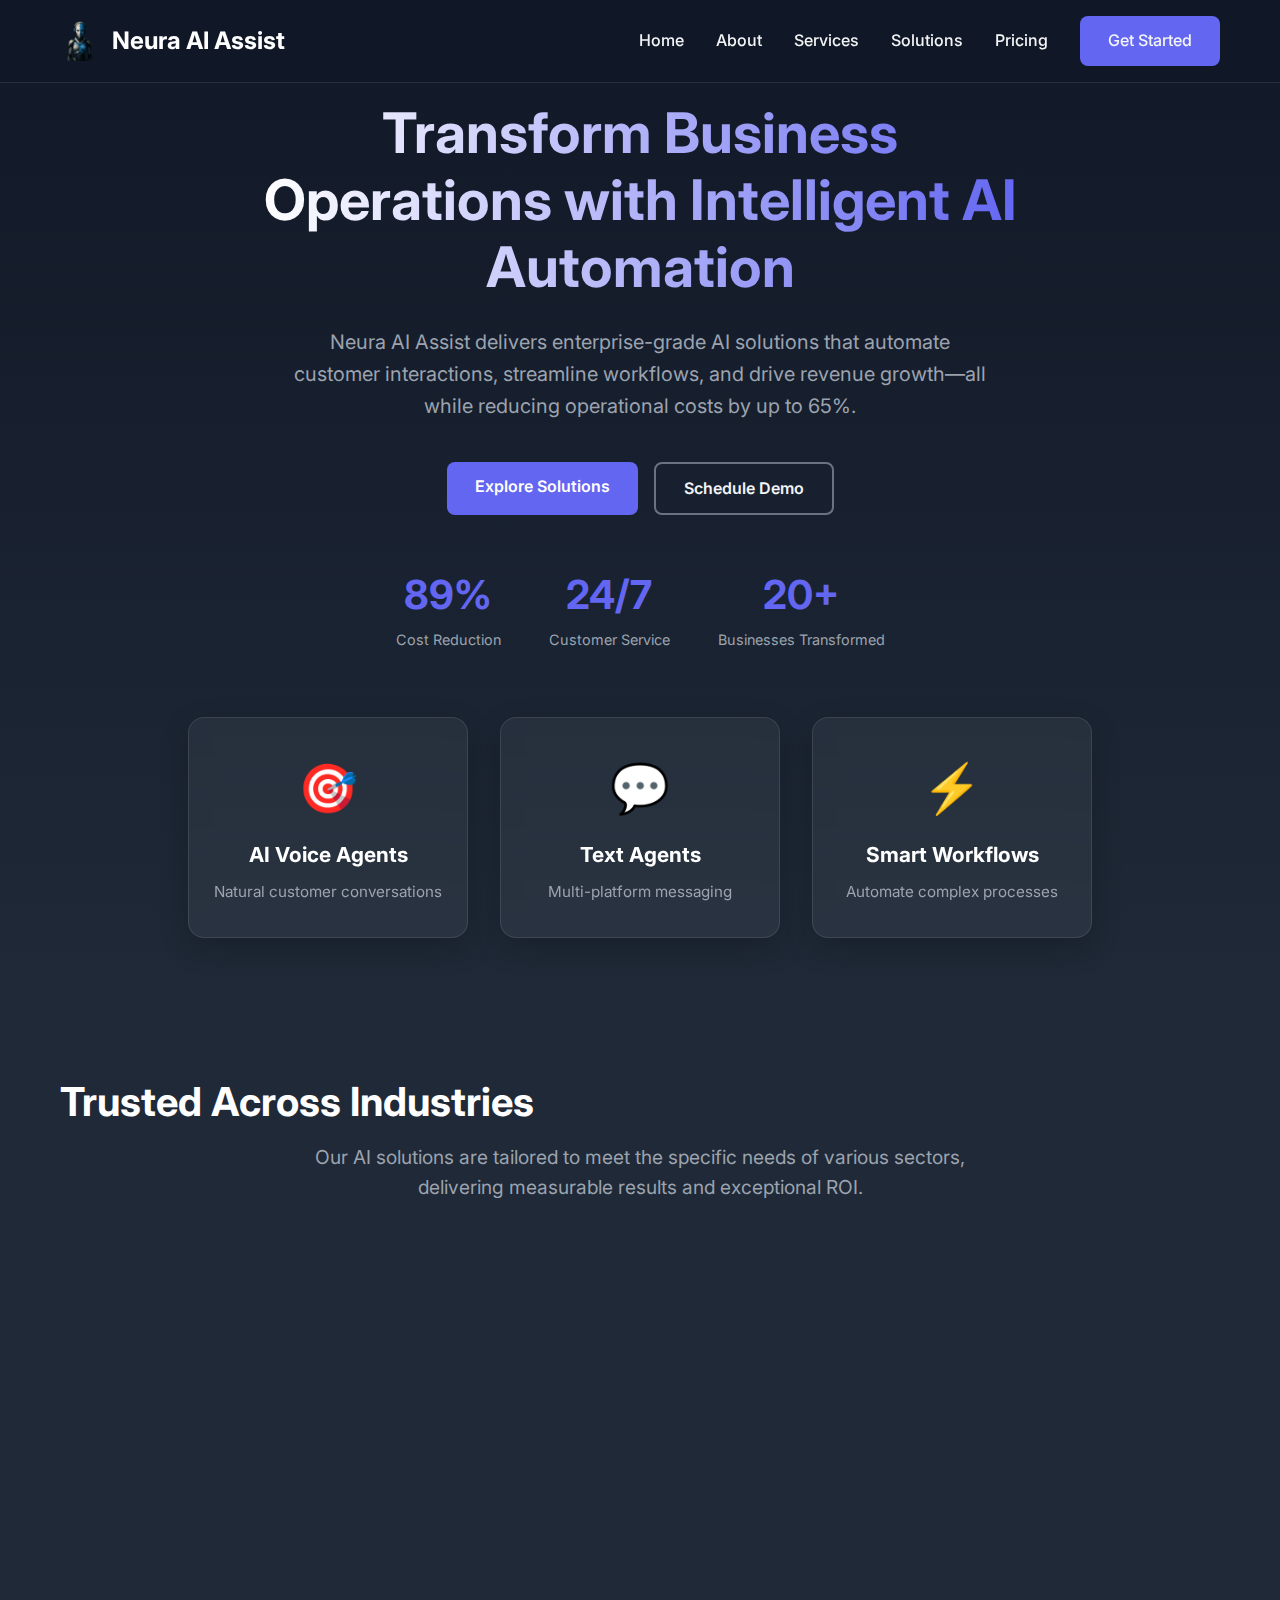
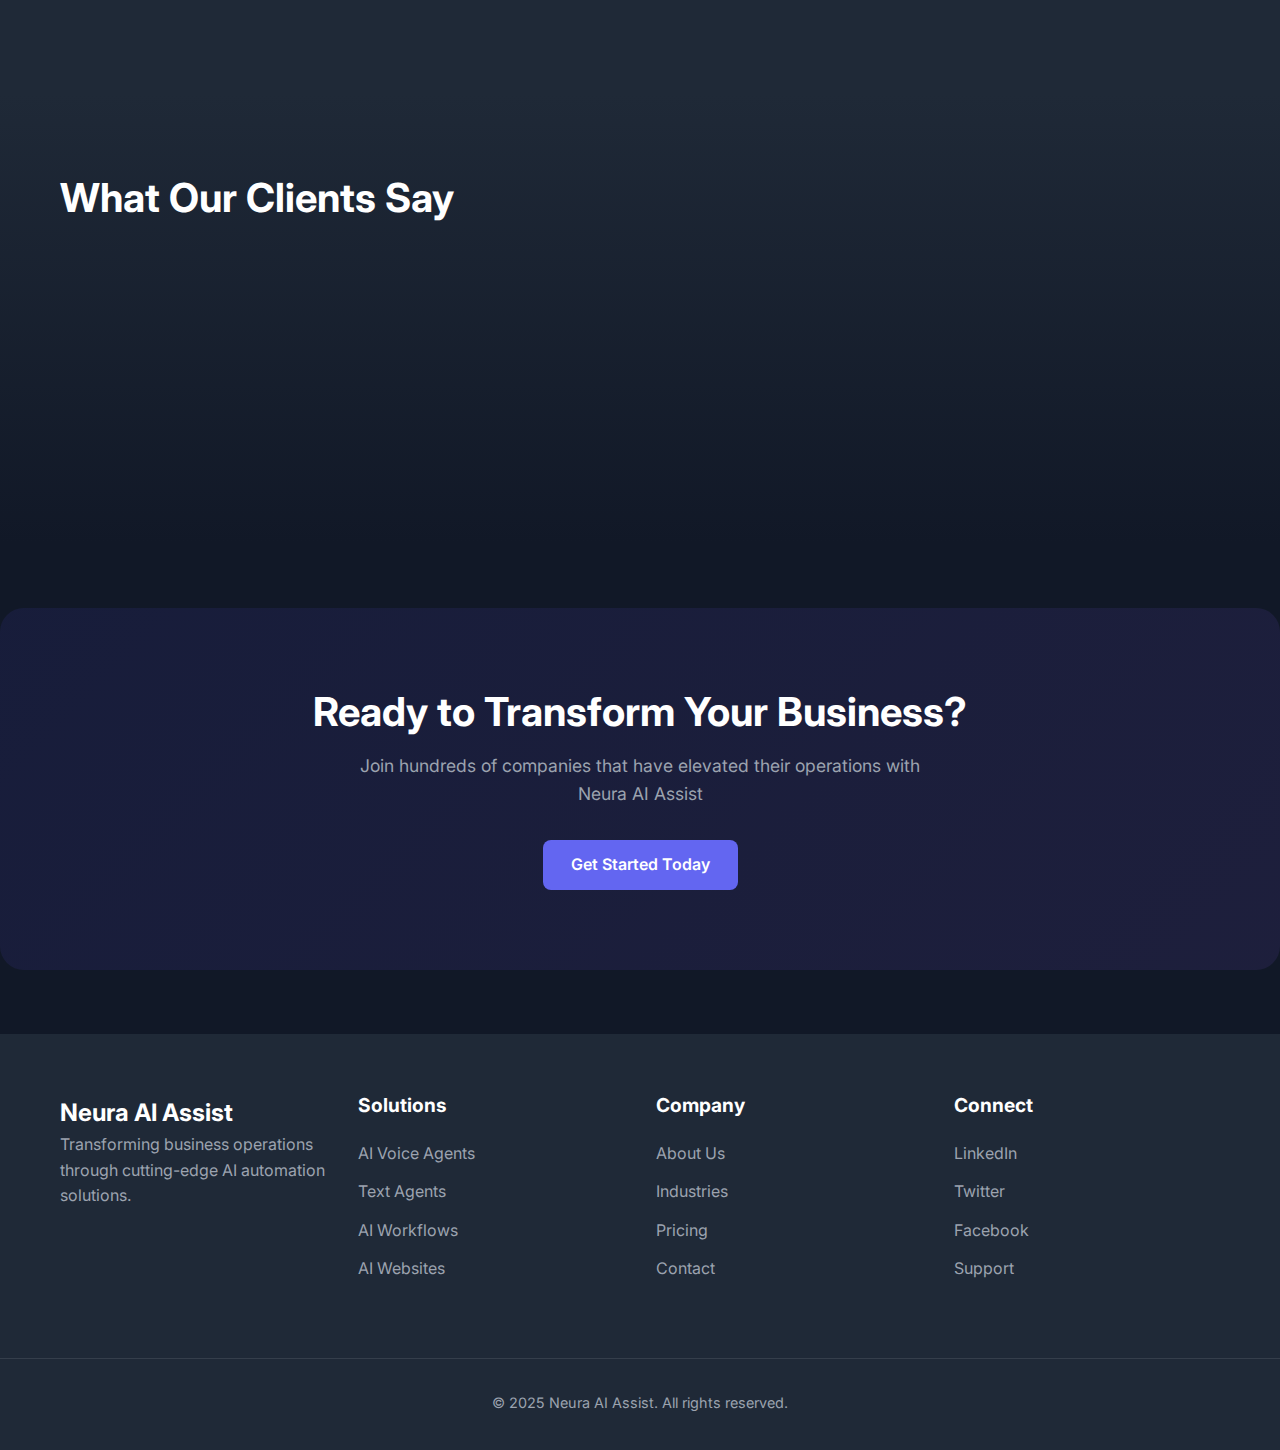
<file: Neura Ai Assist/index.html>
<!DOCTYPE html>
<html lang="en">
<head>
  <meta charset="UTF-8">
  <meta name="viewport" content="width=device-width, initial-scale=1.0">
  <meta name="description" content="Neura AI Assist - Enterprise-grade AI solutions including Voice Agents, Text Agents, Automated Workflows & AI-Powered Websites">
  <title>AI-Powered Business Automation | Neura AI Assist</title>
  <link rel="stylesheet" href="style.css">
  <link href="https://fonts.googleapis.com/css2?family=Inter:wght@300;400;500;600;700&display=swap" rel="stylesheet">
  <link rel="icon" href="Public\images\Logo2.png">
</head>
<body>
  <header class="navbar">
    <div class="nav-container">
      <div class="logo">
  <img src="Public\images\logo.png" alt="Neura AI Assist" class="logo-image">
  <span>Neura AI Assist</span>
</div>
      <nav class="nav-menu">
        <a href="index.html">Home</a>
        <a href="about.html">About</a>
        <a href="services.html">Services</a>
        <a href="solutions.html">Solutions</a>
        <a href="pricing.html">Pricing</a>
        <a href="contact.html" class="btn-primary">Get Started</a>
      </nav>
      <button class="mobile-menu-toggle">
        <span></span>
        <span></span>
        <span></span>
      </button>
    </div>
  </header>

  <main>
    <section class="hero">
      <div class="container">
        <div class="hero-content">
          <h1>Transform Business Operations with Intelligent AI Automation</h1>
          <p>Neura AI Assist delivers enterprise-grade AI solutions that automate customer interactions, streamline workflows, and drive revenue growth—all while reducing operational costs by up to 65%.</p>
          <div class="cta-container">
            <a href="services.html" class="btn-primary">Explore Solutions</a>
            <a href="contact.html" class="btn-secondary">Schedule Demo</a>
          </div>
          <div class="hero-stats">
            <div class="stat">
              <span class="stat-number">89%</span>
              <span class="stat-label">Cost Reduction</span>
            </div>
            <div class="stat">
              <span class="stat-number">24/7</span>
              <span class="stat-label">Customer Service</span>
            </div>
            <div class="stat">
              <span class="stat-number">20+</span>
              <span class="stat-label">Businesses Transformed</span>
            </div>
          </div>
        </div>

        <!-- Cards in a straight line below the content -->
        <div class="hero-cards-container">
          <div class="hero-cards">
            <div class="service-card-mini">
              <span class="card-icon">🎯</span>
              <h3>AI Voice Agents</h3>
              <p>Natural customer conversations</p>
            </div>
            <div class="service-card-mini">
              <span class="card-icon">💬</span>
              <h3>Text Agents</h3>
              <p>Multi-platform messaging</p>
            </div>
            <div class="service-card-mini">
              <span class="card-icon">⚡</span>
              <h3>Smart Workflows</h3>
              <p>Automate complex processes</p>
            </div>
          </div>
        </div>
      </div>
    </section>

    <section class="industries">
      <div class="container">
        <h2>Trusted Across Industries</h2>
        <p class="section-description">Our AI solutions are tailored to meet the specific needs of various sectors, delivering measurable results and exceptional ROI.</p>
        <div class="industry-grid">
          <div class="industry-card">
            <div class="industry-icon">🛒</div>
            <h3>Retail & E-commerce</h3>
            <p>Personalized shopping assistants, inventory management, and customer support automation.</p>
          </div>
          <div class="industry-card">
            <div class="industry-icon">🏥</div>
            <h3>Healthcare</h3>
            <p>Appointment scheduling, patient follow-ups, and administrative task automation.</p>
          </div>
          <div class="industry-card">
            <div class="industry-icon">🏢</div>
            <h3>Real Estate</h3>
            <p>Property inquiries, lead qualification, and virtual touring assistance.</p>
          </div>
          <div class="industry-card">
            <div class="industry-icon">💰</div>
            <h3>Finance</h3>
            <p>Account services, fraud detection support, and financial guidance automation.</p>
          </div>
        </div>
      </div>
    </section>

    <section class="testimonials">
      <div class="container">
        <h2>What Our Clients Say</h2>
        <div class="testimonial-grid">
          <div class="testimonial-card">
            <div class="testimonial-text">
              "Implementing Neura's AI voice agents and Website reduced our customer service costs by 62% while improving satisfaction scores."
            </div>
            <div class="testimonial-author">
              <strong>Mathew Adams</strong>
              <span>CEO, Jms Car Detailing</span>
            </div>
          </div>
          <div class="testimonial-card">
            <div class="testimonial-text">
              "The AI workflows have automated 85% of our manual data entry, allowing our team to focus on strategic initiatives."
            </div>
            <div class="testimonial-author">
              <strong>Appa</strong>
              <span>Welkom Islamic School</span>
            </div>
          </div>
        </div>
      </div>
    </section>

    <section class="cta-section">
      <div class="container">
        <h2>Ready to Transform Your Business?</h2>
        <p>Join hundreds of companies that have elevated their operations with Neura AI Assist</p>
        <a href="contact.html" class="btn-primary">Get Started Today</a>
      </div>
    </section>
  </main>

  <footer class="footer">
    <div class="footer-container">
      <div class="footer-section">
        <div class="logo">
          <span class="logo-icon">🧠</span>
          <span>Neura AI Assist</span>
        </div>
        <p>Transforming business operations through cutting-edge AI automation solutions.</p>
      </div>
      <div class="footer-section">
        <h3>Solutions</h3>
        <a href="services.html">AI Voice Agents</a>
        <a href="services.html">Text Agents</a>
        <a href="services.html">AI Workflows</a>
        <a href="services.html">AI Websites</a>
      </div>
      <div class="footer-section">
        <h3>Company</h3>
        <a href="about.html">About Us</a>
        <a href="solutions.html">Industries</a>
        <a href="pricing.html">Pricing</a>
        <a href="contact.html">Contact</a>
      </div>
      <div class="footer-section">
        <h3>Connect</h3>
        <a href="#">LinkedIn</a>
        <a href="#">Twitter</a>
        <a href="#">Facebook</a>
        <a href="contact.html">Support</a>
      </div>
    </div>
    <div class="footer-bottom">
      <p>© 2025 Neura AI Assist. All rights reserved.</p>
    </div>
  </footer>

  <script src="scripts.js"></script>
</body>
</html>
</file>
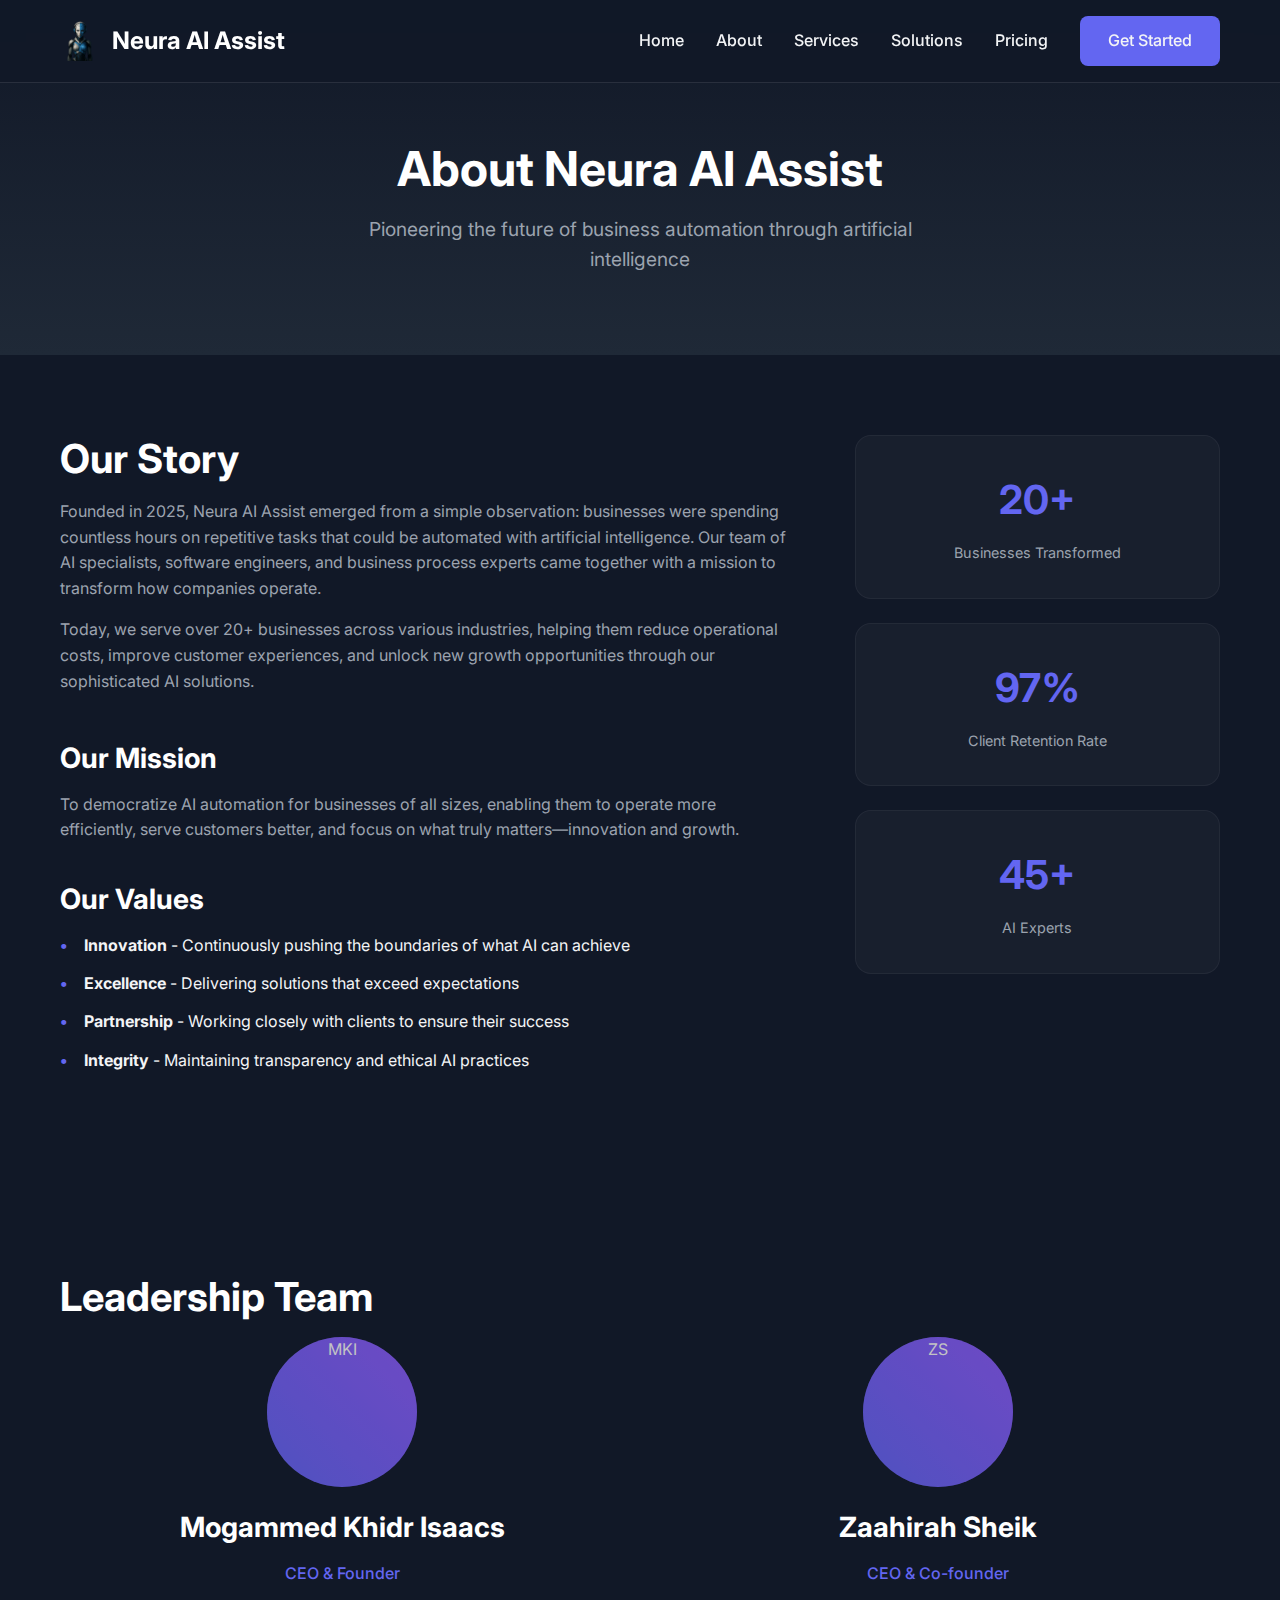
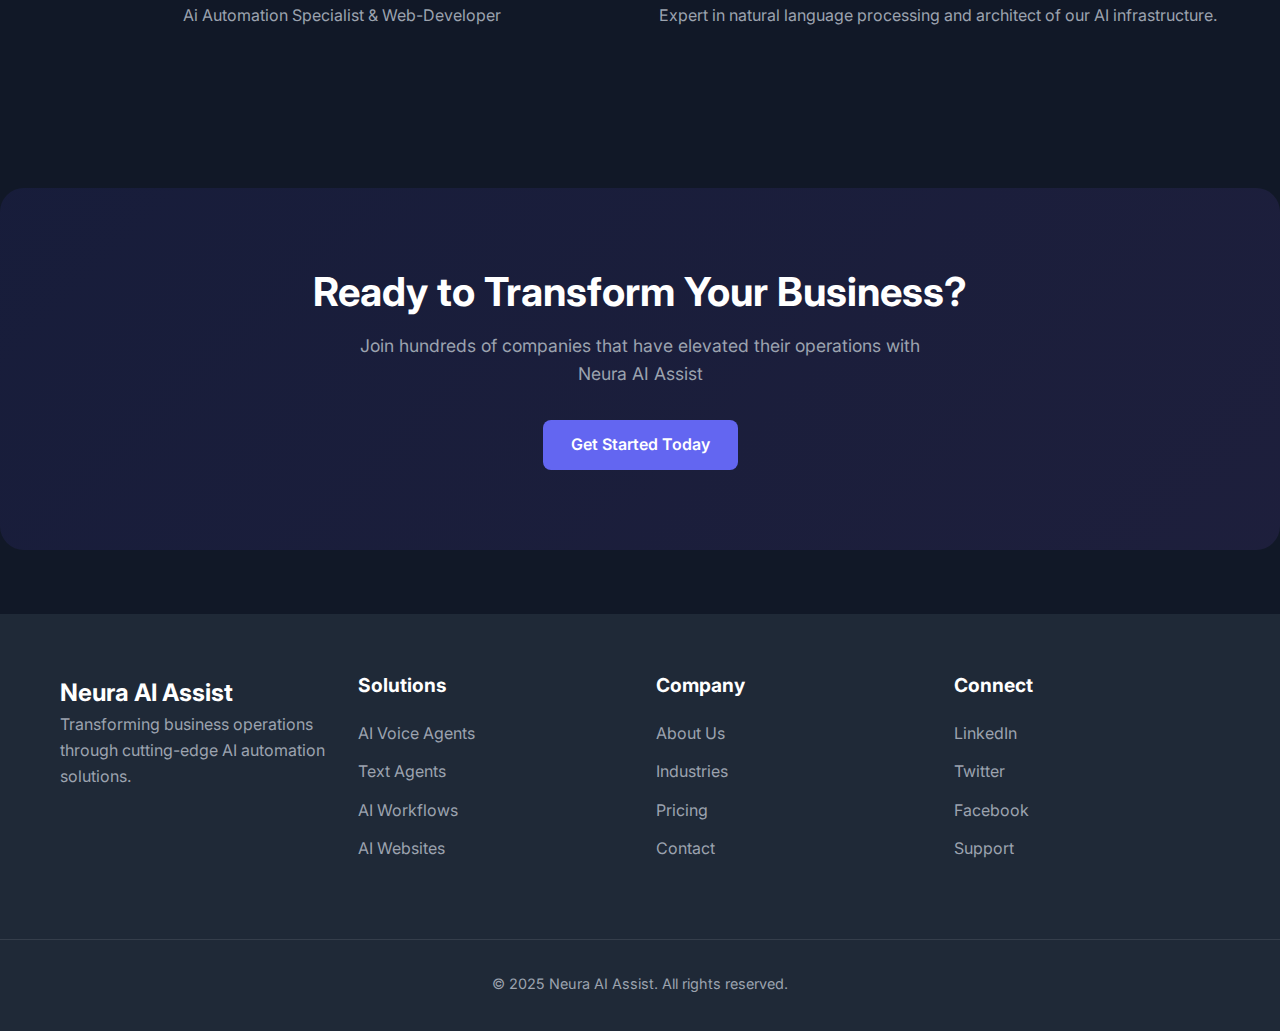
<file: Neura Ai Assist/about.html>
<!DOCTYPE html>
<html lang="en">
<head>
  <meta charset="UTF-8">
  <meta name="viewport" content="width=device-width, initial-scale=1.0">
  <meta name="description" content="Learn about Neura AI Assist - our mission, values, and the team behind our innovative AI automation solutions">
  <title>About Neura AI Assist | AI Automation Experts</title>
  <link rel="stylesheet" href="style.css">
  <link href="https://fonts.googleapis.com/css2?family=Inter:wght@300;400;500;600;700&display=swap" rel="stylesheet">
  <link rel="icon" href="Public\images\Logo2.png">
</head>
<body>
  <header class="navbar">
    <div class="nav-container">
      <div class="logo">
  <img src="Public\images\logo.png" alt="Neura AI Assist" class="logo-image">
  <span>Neura AI Assist</span>
</div>
      <nav class="nav-menu">
        <a href="index.html">Home</a>
        <a href="about.html">About</a>
        <a href="services.html">Services</a>
        <a href="solutions.html">Solutions</a>
        <a href="pricing.html">Pricing</a>
        <a href="contact.html" class="btn-primary">Get Started</a>
      </nav>
      <button class="mobile-menu-toggle">
        <span></span>
        <span></span>
        <span></span>
      </button>
    </div>
  </header>

  <main>
    <section class="page-hero">
      <div class="container">
        <h1>About Neura AI Assist</h1>
        <p>Pioneering the future of business automation through artificial intelligence</p>
      </div>
    </section>

    <section class="about-content">
      <div class="container">
        <div class="about-grid">
          <div class="about-text">
            <h2>Our Story</h2>
            <p>Founded in 2025, Neura AI Assist emerged from a simple observation: businesses were spending countless hours on repetitive tasks that could be automated with artificial intelligence. Our team of AI specialists, software engineers, and business process experts came together with a mission to transform how companies operate.</p>

            <p>Today, we serve over 20+ businesses across various industries, helping them reduce operational costs, improve customer experiences, and unlock new growth opportunities through our sophisticated AI solutions.</p>

            <div class="mission-values">
              <div class="mission">
                <h3>Our Mission</h3>
                <p>To democratize AI automation for businesses of all sizes, enabling them to operate more efficiently, serve customers better, and focus on what truly matters—innovation and growth.</p>
              </div>
              <div class="values">
                <h3>Our Values</h3>
                <ul>
                  <li><strong>Innovation</strong> - Continuously pushing the boundaries of what AI can achieve</li>
                  <li><strong>Excellence</strong> - Delivering solutions that exceed expectations</li>
                  <li><strong>Partnership</strong> - Working closely with clients to ensure their success</li>
                  <li><strong>Integrity</strong> - Maintaining transparency and ethical AI practices</li>
                </ul>
              </div>
            </div>
          </div>
          <div class="about-visual">
            <div class="visual-card">
              <span class="number">20+</span>
              <span class="label">Businesses Transformed</span>
            </div>
            <div class="visual-card">
              <span class="number">97%</span>
              <span class="label">Client Retention Rate</span>
            </div>
            <div class="visual-card">
              <span class="number">45+</span>
              <span class="label">AI Experts</span>
            </div>
          </div>
        </div>
      </div>
    </section>

    <section class="team-section">
      <div class="container">
        <h2>Leadership Team</h2>
        <div class="team-grid">
          <div class="team-member">
            <div class="member-image"></div>
            <h3>Mogammed Khidr Isaacs</h3>
            <p class="role">CEO & Founder</p>
            <p>Ai Automation Specialist & Web-Developer</p>
          </div>
          <div class="team-member">
            <div class="member-image"></div>
            <h3>Zaahirah Sheik</h3>
            <p class="role">CEO & Co-founder</p>
            <p>Expert in natural language processing and architect of our AI infrastructure.</p>
          </div>
        </div>
      </div>
    </section>

    <section class="cta-section">
      <div class="container">
        <h2>Ready to Transform Your Business?</h2>
        <p>Join hundreds of companies that have elevated their operations with Neura AI Assist</p>
        <a href="contact.html" class="btn-primary">Get Started Today</a>
      </div>
    </section>
  </main>

  <footer class="footer">
    <div class="footer-container">
      <div class="footer-section">
        <div class="logo">
          <span class="logo-icon">🧠</span>
          <span>Neura AI Assist</span>
        </div>
        <p>Transforming business operations through cutting-edge AI automation solutions.</p>
      </div>
      <div class="footer-section">
        <h3>Solutions</h3>
        <a href="services.html">AI Voice Agents</a>
        <a href="services.html">Text Agents</a>
        <a href="services.html">AI Workflows</a>
        <a href="services.html">AI Websites</a>
      </div>
      <div class="footer-section">
        <h3>Company</h3>
        <a href="about.html">About Us</a>
        <a href="solutions.html">Industries</a>
        <a href="pricing.html">Pricing</a>
        <a href="contact.html">Contact</a>
      </div>
      <div class="footer-section">
        <h3>Connect</h3>
        <a href="#">LinkedIn</a>
        <a href="#">Twitter</a>
        <a href="#">Facebook</a>
        <a href="contact.html">Support</a>
      </div>
    </div>
    <div class="footer-bottom">
      <p>© 2025 Neura AI Assist. All rights reserved.</p>
    </div>
  </footer>

  <script src="scripts.js"></script>
</body>
</html>
</file>
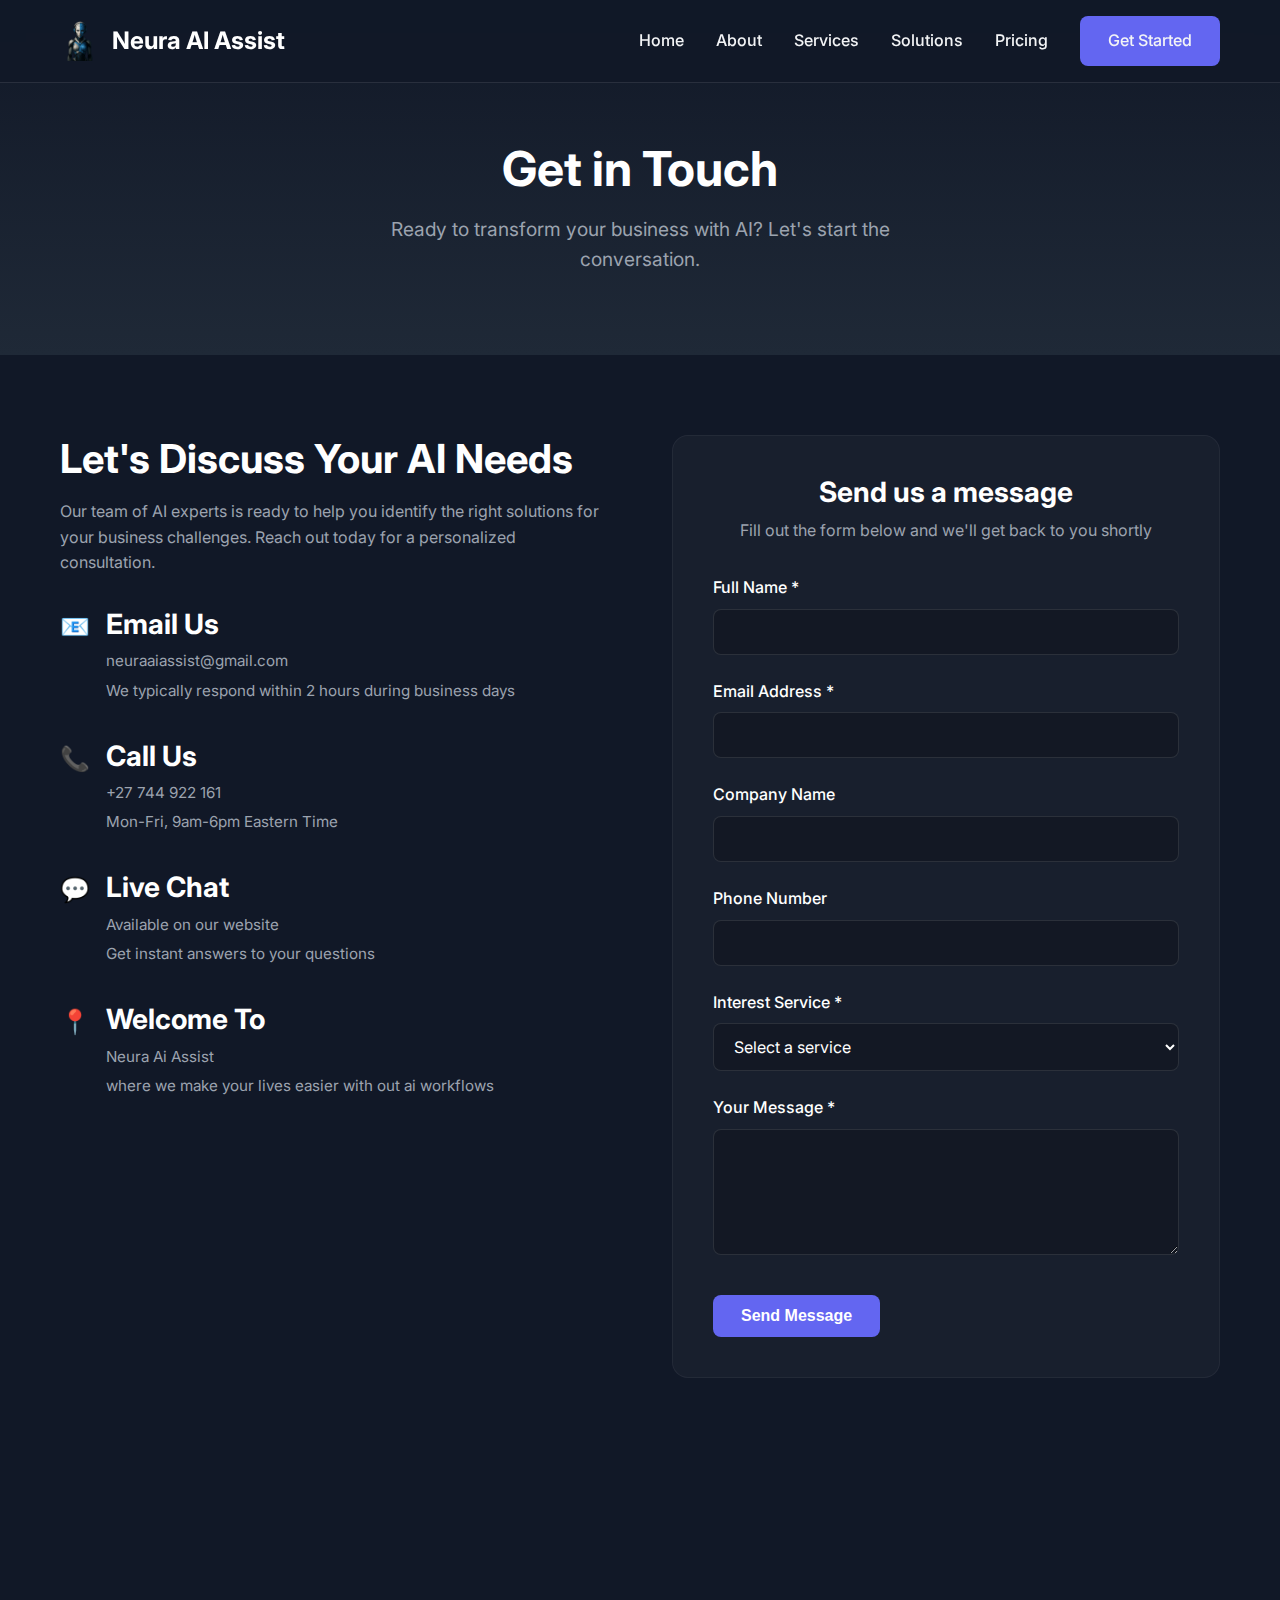
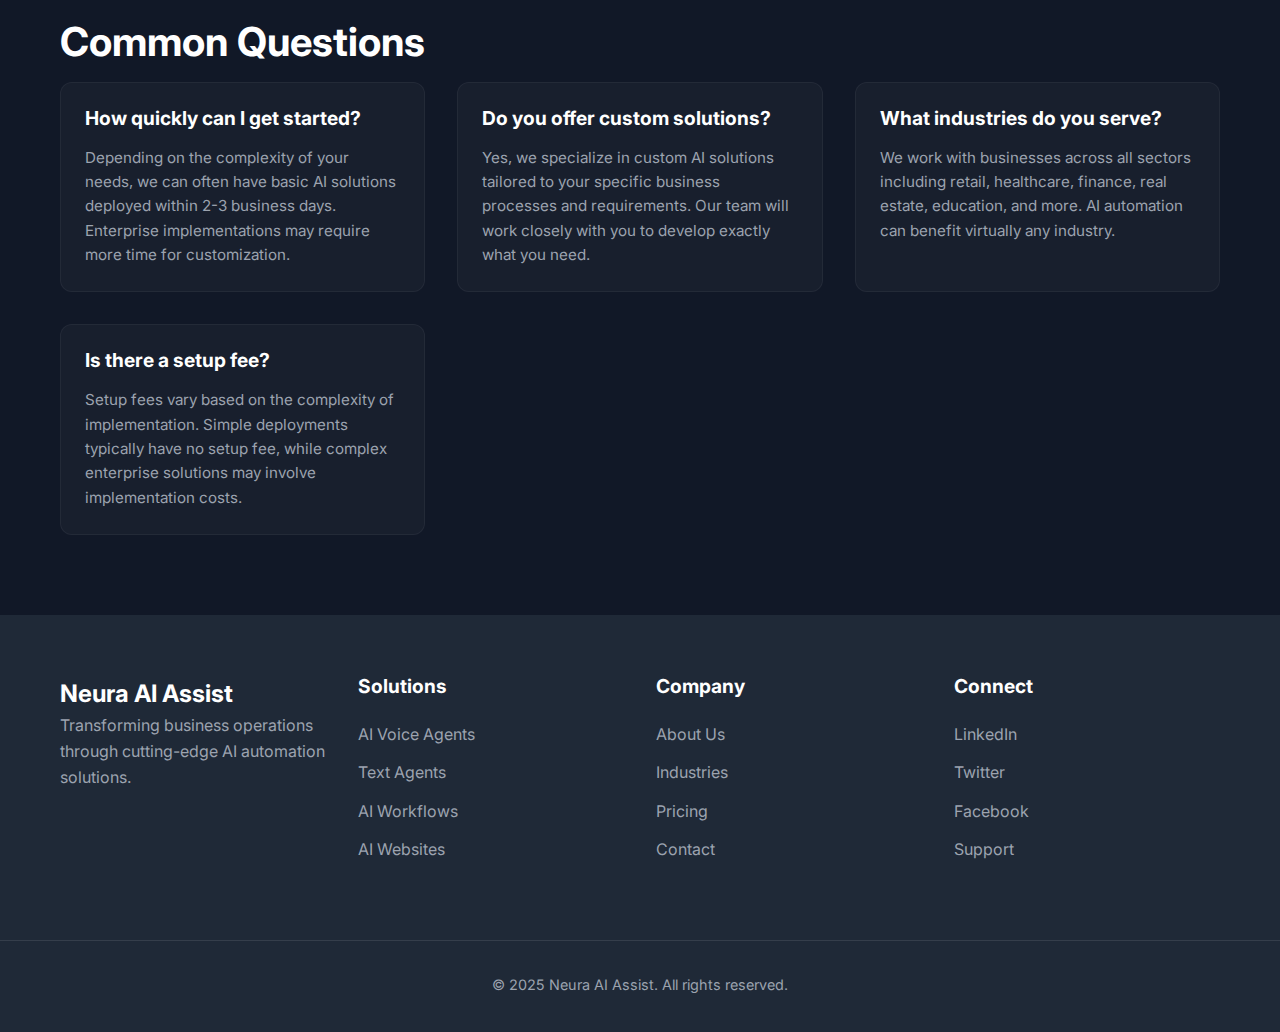
<file: Neura Ai Assist/contact.html>
<!DOCTYPE html>
<html lang="en">
<head>
  <meta charset="UTF-8">
  <meta name="viewport" content="width=device-width, initial-scale=1.0">
  <meta name="description" content="Contact Neura AI Assist to discuss your AI automation needs and get a personalized demo">
  <title>Contact Us | Neura AI Assist</title>
  <link rel="stylesheet" href="style.css">
  <link href="https://fonts.googleapis.com/css2?family=Inter:wght@300;400;500;600;700&display=swap" rel="stylesheet">
  <link rel="icon" href="Public\images\Logo2.png">
</head>
<body>
  <header class="navbar">
    <div class="nav-container">
      <div class="logo">
  <img src="Public\images\logo.png" alt="Neura AI Assist" class="logo-image">
  <span>Neura AI Assist</span>
</div>
      <nav class="nav-menu">
        <a href="index.html">Home</a>
        <a href="about.html">About</a>
        <a href="services.html">Services</a>
        <a href="solutions.html">Solutions</a>
        <a href="pricing.html">Pricing</a>
        <a href="contact.html" class="btn-primary">Get Started</a>
      </nav>
      <button class="mobile-menu-toggle">
        <span></span>
        <span></span>
        <span></span>
      </button>
    </div>
  </header>

  <main>
    <section class="page-hero">
      <div class="container">
        <h1>Get in Touch</h1>
        <p>Ready to transform your business with AI? Let's start the conversation.</p>
      </div>
    </section>

    <section class="contact-content">
      <div class="container">
        <div class="contact-grid">
          <div class="contact-info">
            <h2>Let's Discuss Your AI Needs</h2>
            <p>Our team of AI experts is ready to help you identify the right solutions for your business challenges. Reach out today for a personalized consultation.</p>

            <div class="contact-methods">
              <div class="contact-method">
                <div class="method-icon">📧</div>
                <div class="method-info">
                  <h3>Email Us</h3>
                  <p>neuraaiassist@gmail.com</p>
                  <p>We typically respond within 2 hours during business days</p>
                </div>
              </div>

              <div class="contact-method">
                <div class="method-icon">📞</div>
                <div class="method-info">
                  <h3>Call Us</h3>
                  <p>+27 744 922 161</p>
                  <p>Mon-Fri, 9am-6pm Eastern Time</p>
                </div>
              </div>

              <div class="contact-method">
                <div class="method-icon">💬</div>
                <div class="method-info">
                  <h3>Live Chat</h3>
                  <p>Available on our website</p>
                  <p>Get instant answers to your questions</p>
                </div>
              </div>

              <div class="contact-method">
                <div class="method-icon">📍</div>
                <div class="method-info">
                  <h3>Welcome To</h3>
                  <p>Neura Ai Assist</p>
                  <p>where we make your lives easier with out ai workflows</p>
                </div>
              </div>
            </div>
          </div>

          <div class="contact-form-container">
            <div class="form-header">
              <h3>Send us a message</h3>
              <p>Fill out the form below and we'll get back to you shortly</p>
            </div>

            <form class="contact-form" action="https://formspree.io/f/mgvnrrgv" method="POST">
              <div class="form-group">
                <label for="name">Full Name *</label>
                <input type="text" id="name" name="name" required>
              </div>

              <div class="form-group">
                <label for="email">Email Address *</label>
                <input type="email" id="email" name="email" required>
              </div>

              <div class="form-group">
                <label for="company">Company Name</label>
                <input type="text" id="company" name="company">
              </div>

              <div class="form-group">
                <label for="phone">Phone Number</label>
                <input type="tel" id="phone" name="phone">
              </div>

              <div class="form-group">
                <label for="service">Interest Service *</label>
                <select id="service" name="service" required>
                  <option value="">Select a service</option>
                  <option value="voice-agents">AI Voice Agents</option>
                  <option value="text-agents">AI Text Agents</option>
                  <option value="workflows">AI Workflow Automation</option>
                  <option value="websites">AI-Powered Websites</option>
                  <option value="multiple">Multiple Services</option>
                  <option value="not-sure">Not Sure</option>
                </select>
              </div>

              <div class="form-group">
                <label for="message">Your Message *</label>
                <textarea id="message" name="message" rows="5" required></textarea>
              </div>

              <div class="form-submit">
                <button type="submit" class="btn-primary">Send Message</button>
              </div>
            </form>
          </div>
        </div>
      </div>
    </section>

    <section class="faq-section">
      <div class="container">
        <h2>Common Questions</h2>
        <div class="faq-grid">
          <div class="faq-item">
            <h3>How quickly can I get started?</h3>
            <p>Depending on the complexity of your needs, we can often have basic AI solutions deployed within 2-3 business days. Enterprise implementations may require more time for customization.</p>
          </div>
          <div class="faq-item">
            <h3>Do you offer custom solutions?</h3>
            <p>Yes, we specialize in custom AI solutions tailored to your specific business processes and requirements. Our team will work closely with you to develop exactly what you need.</p>
          </div>
          <div class="faq-item">
            <h3>What industries do you serve?</h3>
            <p>We work with businesses across all sectors including retail, healthcare, finance, real estate, education, and more. AI automation can benefit virtually any industry.</p>
          </div>
          <div class="faq-item">
            <h3>Is there a setup fee?</h3>
            <p>Setup fees vary based on the complexity of implementation. Simple deployments typically have no setup fee, while complex enterprise solutions may involve implementation costs.</p>
          </div>
        </div>
      </div>
    </section>
  </main>

  <footer class="footer">
    <div class="footer-container">
      <div class="footer-section">
        <div class="logo">
          <span class="logo-icon">🧠</span>
          <span>Neura AI Assist</span>
        </div>
        <p>Transforming business operations through cutting-edge AI automation solutions.</p>
      </div>
      <div class="footer-section">
        <h3>Solutions</h3>
        <a href="services.html">AI Voice Agents</a>
        <a href="services.html">Text Agents</a>
        <a href="services.html">AI Workflows</a>
        <a href="services.html">AI Websites</a>
      </div>
      <div class="footer-section">
        <h3>Company</h3>
        <a href="about.html">About Us</a>
        <a href="solutions.html">Industries</a>
        <a href="pricing.html">Pricing</a>
        <a href="contact.html">Contact</a>
      </div>
      <div class="footer-section">
        <h3>Connect</h3>
        <a href="#">LinkedIn</a>
        <a href="#">Twitter</a>
        <a href="#">Facebook</a>
        <a href="contact.html">Support</a>
      </div>
    </div>
    <div class="footer-bottom">
      <p>© 2025 Neura AI Assist. All rights reserved.</p>
    </div>
  </footer>

  <script src="scripts.js"></script>
</body>
</html>
</file>
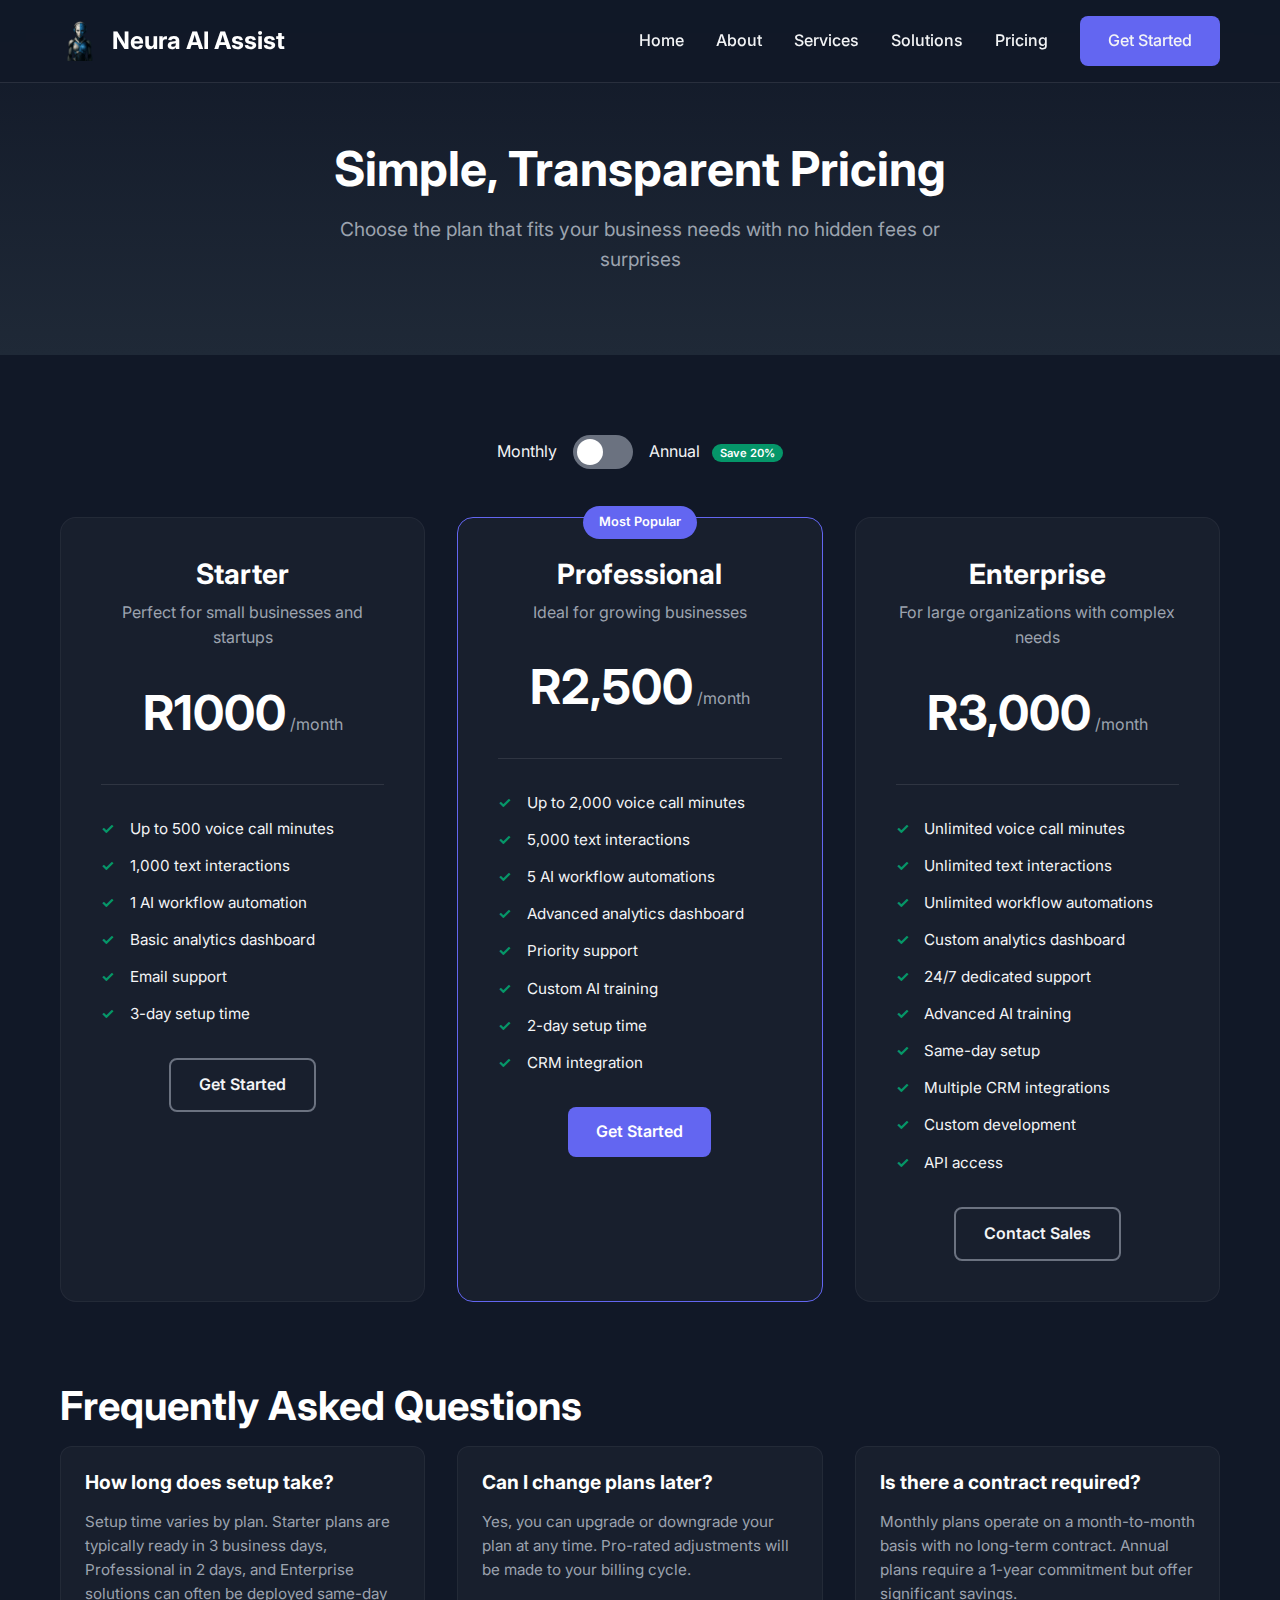
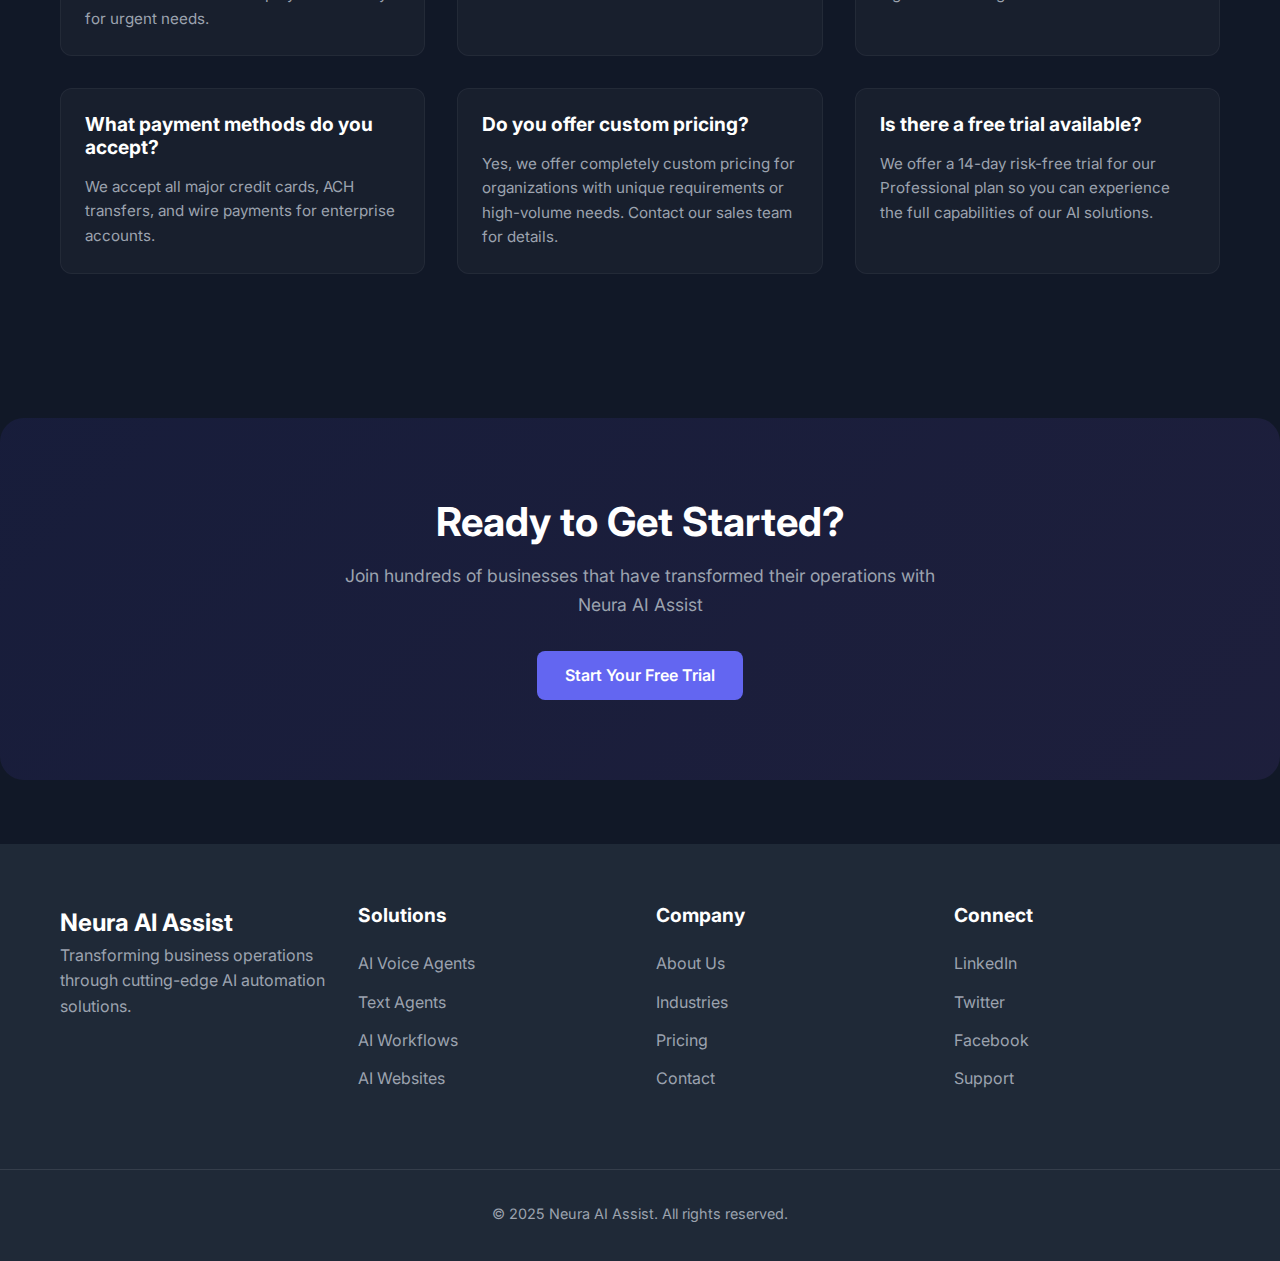
<file: Neura Ai Assist/pricing.html>
<!DOCTYPE html>
<html lang="en">
<head>
  <meta charset="UTF-8">
  <meta name="viewport" content="width=device-width, initial-scale=1.0">
  <meta name="description" content="Transparent pricing for Neura AI Assist services with flexible plans for businesses of all sizes">
  <title>Pricing Plans | Neura AI Assist</title>
  <link rel="stylesheet" href="style.css">
  <link href="https://fonts.googleapis.com/css2?family=Inter:wght@300;400;500;600;700&display=swap" rel="stylesheet">
  <link rel="icon" href="Public\images\Logo2.png">
</head>
<body>
  <header class="navbar">
    <div class="nav-container">
      <div class="logo">
  <img src="Public\images\logo.png" alt="Neura AI Assist" class="logo-image">
  <span>Neura AI Assist</span>
</div>
      <nav class="nav-menu">
        <a href="index.html">Home</a>
        <a href="about.html">About</a>
        <a href="services.html">Services</a>
        <a href="solutions.html">Solutions</a>
        <a href="pricing.html">Pricing</a>
        <a href="contact.html" class="btn-primary">Get Started</a>
      </nav>
      <button class="mobile-menu-toggle">
        <span></span>
        <span></span>
        <span></span>
      </button>
    </div>
  </header>

  <main>
    <section class="page-hero">
      <div class="container">
        <h1>Simple, Transparent Pricing</h1>
        <p>Choose the plan that fits your business needs with no hidden fees or surprises</p>
      </div>
    </section>

    <section class="pricing-content">
      <div class="container">
        <div class="pricing-toggle">
          <span>Monthly</span>
          <label class="switch">
            <input type="checkbox" id="pricing-toggle">
            <span class="slider round"></span>
          </label>
          <span>Annual <span class="discount-badge">Save 20%</span></span>
        </div>

        <div class="pricing-grid">
          <div class="pricing-card">
            <div class="pricing-header">
              <h3>Starter</h3>
              <p>Perfect for small businesses and startups</p>
              <div class="price monthly">
                <span class="amount">R1000</span>
                <span class="period">/month</span>
              </div>
              <div class="price annually hidden">
                <span class="amount">R650</span>
                <span class="period">/month</span>
                <span class="billed">billed annually</span>
              </div>
            </div>
            <div class="pricing-features">
              <ul>
                <li>Up to 500 voice call minutes</li>
                <li>1,000 text interactions</li>
                <li>1 AI workflow automation</li>
                <li>Basic analytics dashboard</li>
                <li>Email support</li>
                <li>3-day setup time</li>
              </ul>
            </div>
            <div class="pricing-cta">
              <a href="contact.html" class="btn-secondary">Get Started</a>
            </div>
          </div>

          <div class="pricing-card popular">
            <div class="popular-badge">Most Popular</div>
            <div class="pricing-header">
              <h3>Professional</h3>
              <p>Ideal for growing businesses</p>
              <div class="price monthly">
                <span class="amount">R2,500</span>
                <span class="period">/month</span>
              </div>
              <div class="price annually hidden">
                <span class="amount">R1,250</span>
                <span class="period">/month</span>
                <span class="billed">billed annually</span>
              </div>
            </div>
            <div class="pricing-features">
              <ul>
                <li>Up to 2,000 voice call minutes</li>
                <li>5,000 text interactions</li>
                <li>5 AI workflow automations</li>
                <li>Advanced analytics dashboard</li>
                <li>Priority support</li>
                <li>Custom AI training</li>
                <li>2-day setup time</li>
                <li>CRM integration</li>
              </ul>
            </div>
            <div class="pricing-cta">
              <a href="contact.html" class="btn-primary">Get Started</a>
            </div>
          </div>

          <div class="pricing-card">
            <div class="pricing-header">
              <h3>Enterprise</h3>
              <p>For large organizations with complex needs</p>
              <div class="price monthly">
                <span class="amount">R3,000</span>
                <span class="period">/month</span>
              </div>
              <div class="price annually hidden">
                <span class="amount">R2,500</span>
                <span class="period">/month</span>
                <span class="billed">billed annually</span>
              </div>
            </div>
            <div class="pricing-features">
              <ul>
                <li>Unlimited voice call minutes</li>
                <li>Unlimited text interactions</li>
                <li>Unlimited workflow automations</li>
                <li>Custom analytics dashboard</li>
                <li>24/7 dedicated support</li>
                <li>Advanced AI training</li>
                <li>Same-day setup</li>
                <li>Multiple CRM integrations</li>
                <li>Custom development</li>
                <li>API access</li>
              </ul>
            </div>
            <div class="pricing-cta">
              <a href="contact.html" class="btn-secondary">Contact Sales</a>
            </div>
          </div>
        </div>

        <div class="pricing-faq">
          <h2>Frequently Asked Questions</h2>
          <div class="faq-grid">
            <div class="faq-item">
              <h3>How long does setup take?</h3>
              <p>Setup time varies by plan. Starter plans are typically ready in 3 business days, Professional in 2 days, and Enterprise solutions can often be deployed same-day for urgent needs.</p>
            </div>
            <div class="faq-item">
              <h3>Can I change plans later?</h3>
              <p>Yes, you can upgrade or downgrade your plan at any time. Pro-rated adjustments will be made to your billing cycle.</p>
            </div>
            <div class="faq-item">
              <h3>Is there a contract required?</h3>
              <p>Monthly plans operate on a month-to-month basis with no long-term contract. Annual plans require a 1-year commitment but offer significant savings.</p>
            </div>
            <div class="faq-item">
              <h3>What payment methods do you accept?</h3>
              <p>We accept all major credit cards, ACH transfers, and wire payments for enterprise accounts.</p>
            </div>
            <div class="faq-item">
              <h3>Do you offer custom pricing?</h3>
              <p>Yes, we offer completely custom pricing for organizations with unique requirements or high-volume needs. Contact our sales team for details.</p>
            </div>
            <div class="faq-item">
              <h3>Is there a free trial available?</h3>
              <p>We offer a 14-day risk-free trial for our Professional plan so you can experience the full capabilities of our AI solutions.</p>
            </div>
          </div>
        </div>
      </div>
    </section>

    <section class="cta-section">
      <div class="container">
        <h2>Ready to Get Started?</h2>
        <p>Join hundreds of businesses that have transformed their operations with Neura AI Assist</p>
        <a href="contact.html" class="btn-primary">Start Your Free Trial</a>
      </div>
    </section>
  </main>

  <footer class="footer">
    <div class="footer-container">
      <div class="footer-section">
        <div class="logo">
          <span class="logo-icon">🧠</span>
          <span>Neura AI Assist</span>
        </div>
        <p>Transforming business operations through cutting-edge AI automation solutions.</p>
      </div>
      <div class="footer-section">
        <h3>Solutions</h3>
        <a href="services.html">AI Voice Agents</a>
        <a href="services.html">Text Agents</a>
        <a href="services.html">AI Workflows</a>
        <a href="services.html">AI Websites</a>
      </div>
      <div class="footer-section">
        <h3>Company</h3>
        <a href="about.html">About Us</a>
        <a href="solutions.html">Industries</a>
        <a href="pricing.html">Pricing</a>
        <a href="contact.html">Contact</a>
      </div>
      <div class="footer-section">
        <h3>Connect</h3>
        <a href="#">LinkedIn</a>
        <a href="#">Twitter</a>
        <a href="#">Facebook</a>
        <a href="contact.html">Support</a>
      </div>
    </div>
    <div class="footer-bottom">
      <p>© 2025 Neura AI Assist. All rights reserved.</p>
    </div>
  </footer>

  <script src="scripts.js"></script>
</body>
</html>
</file>
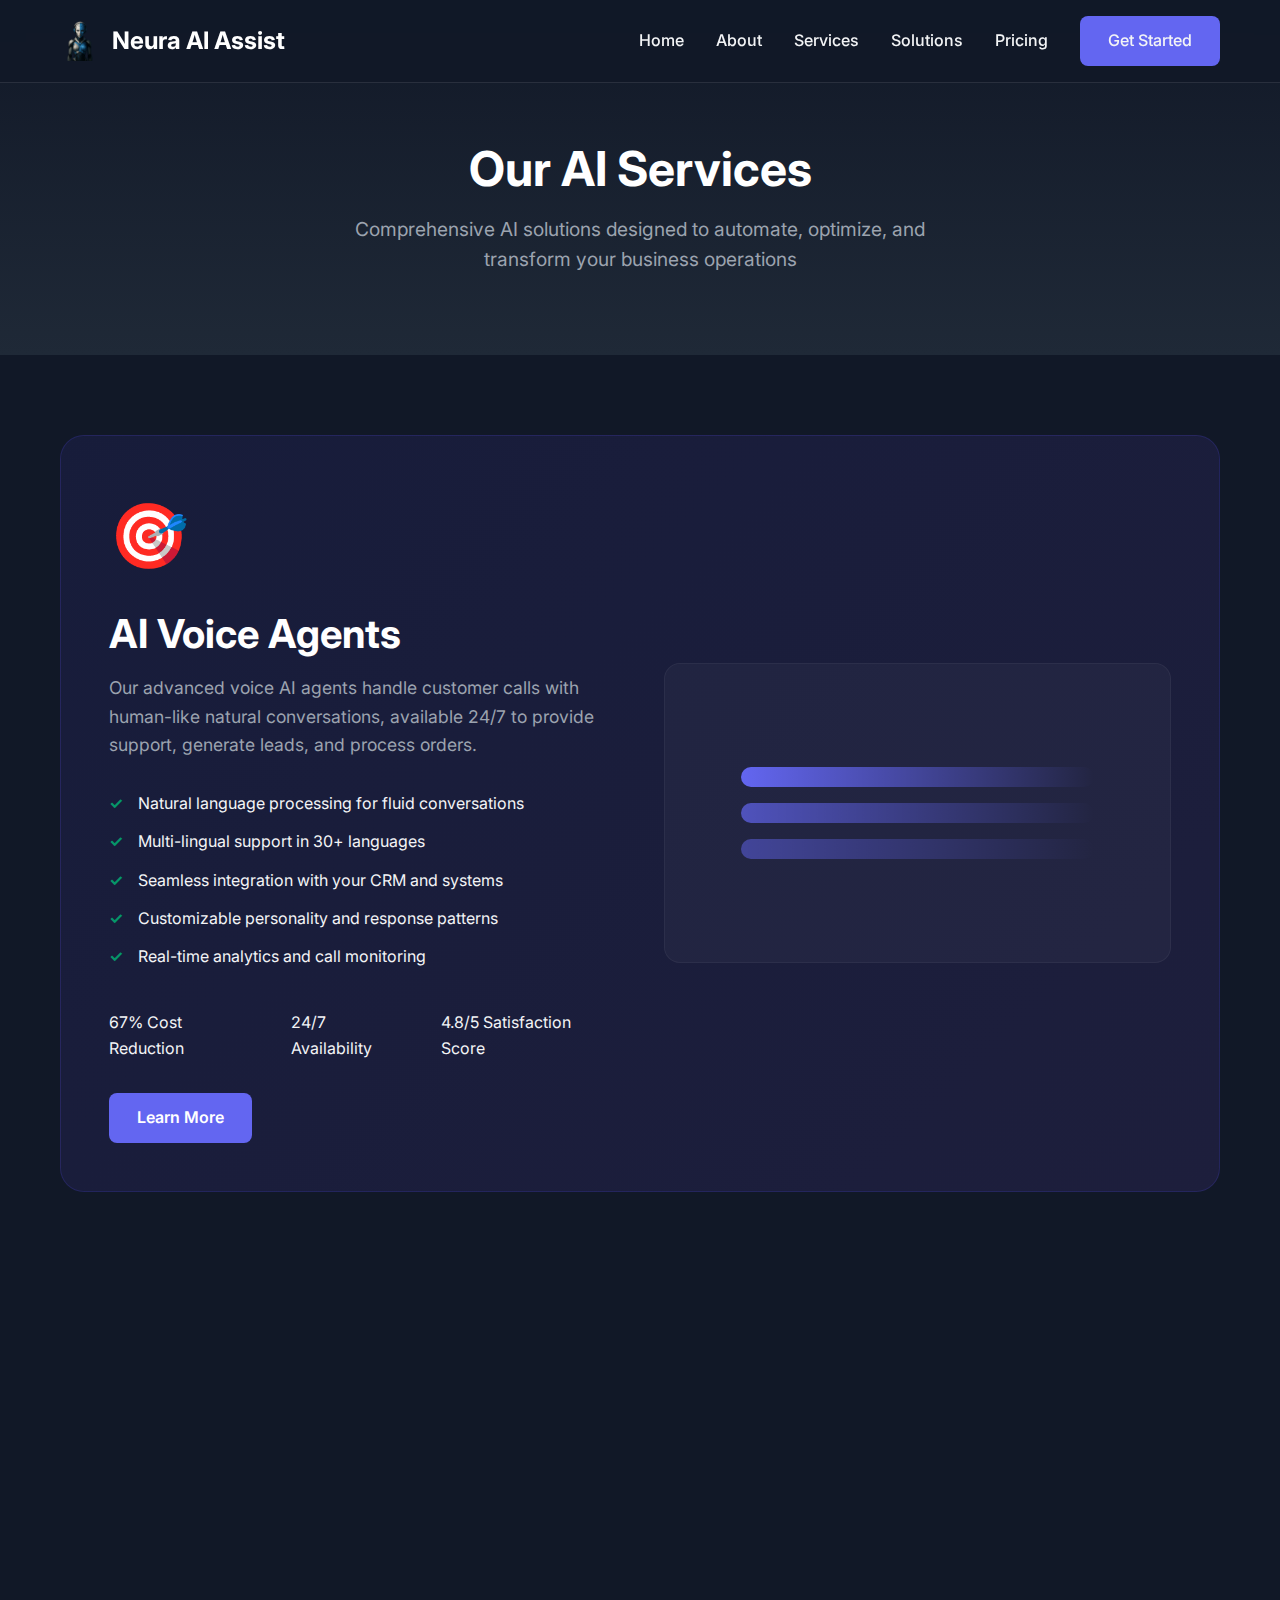
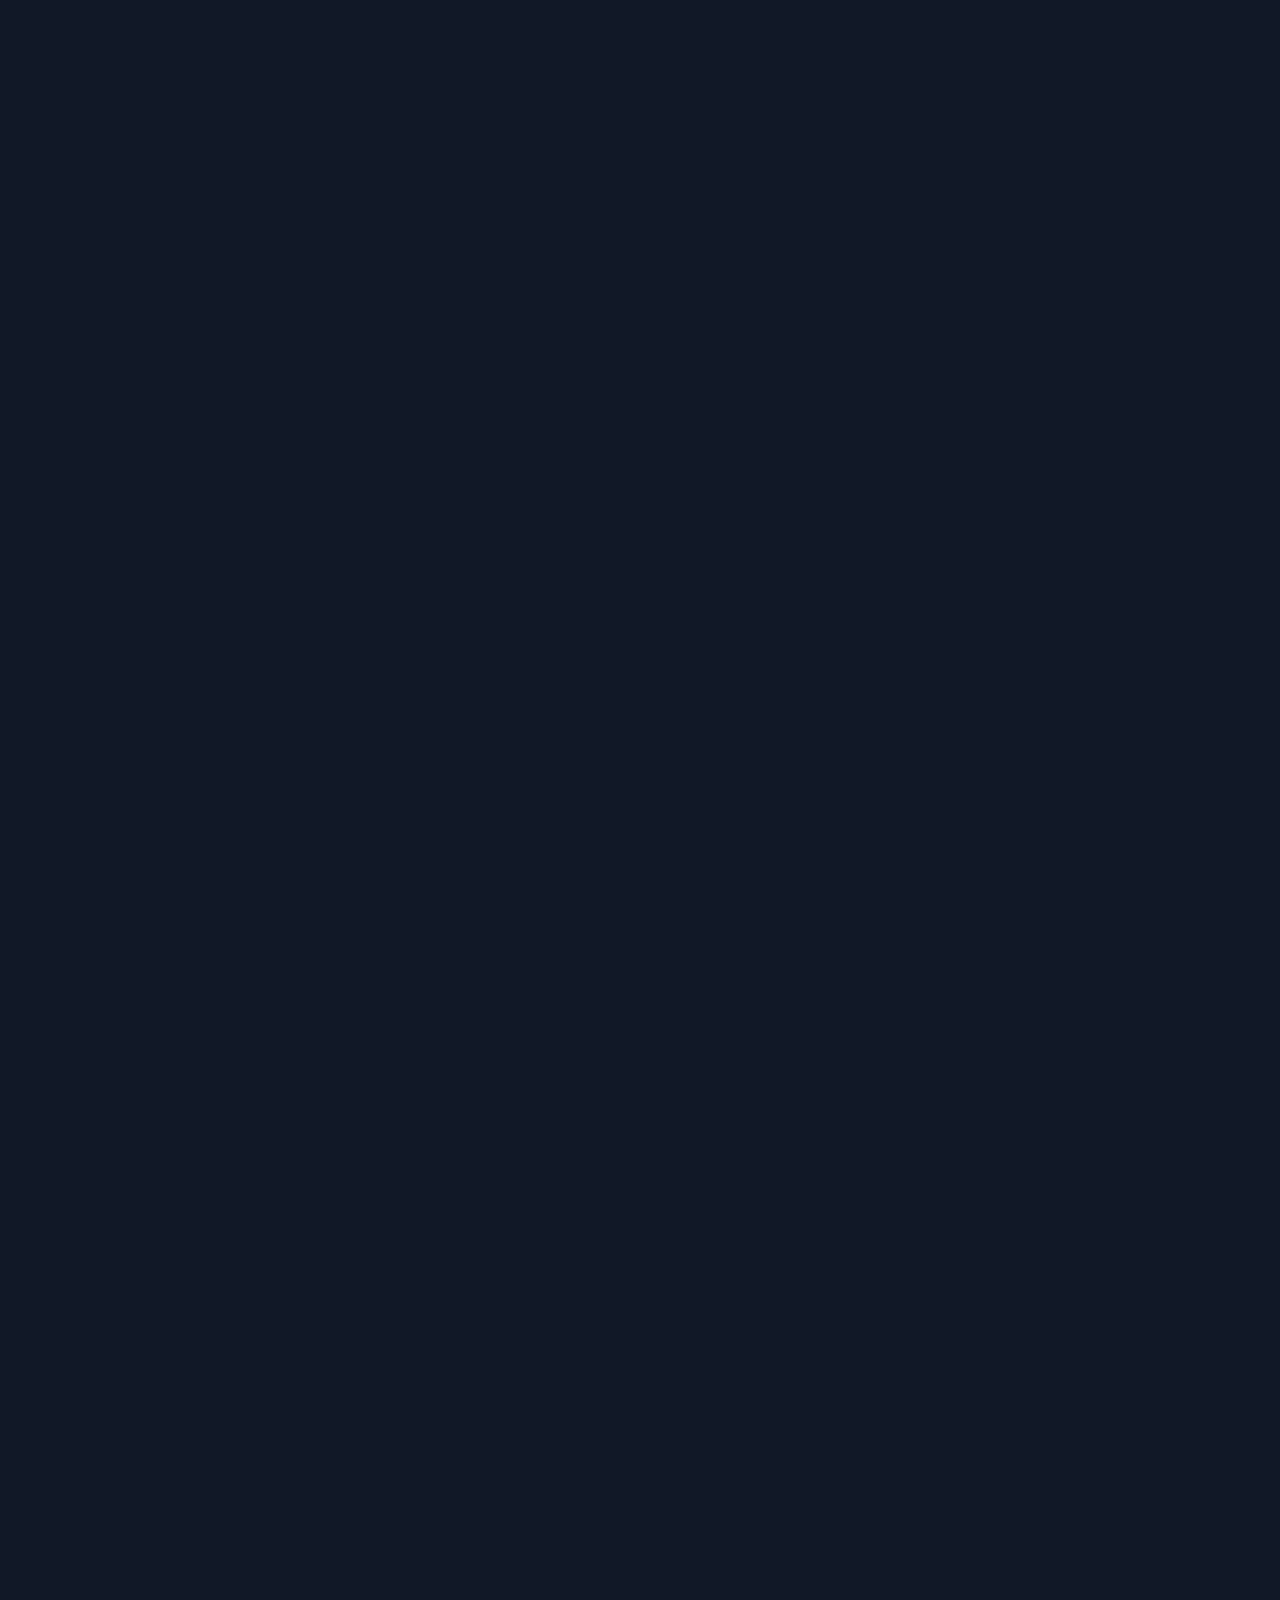
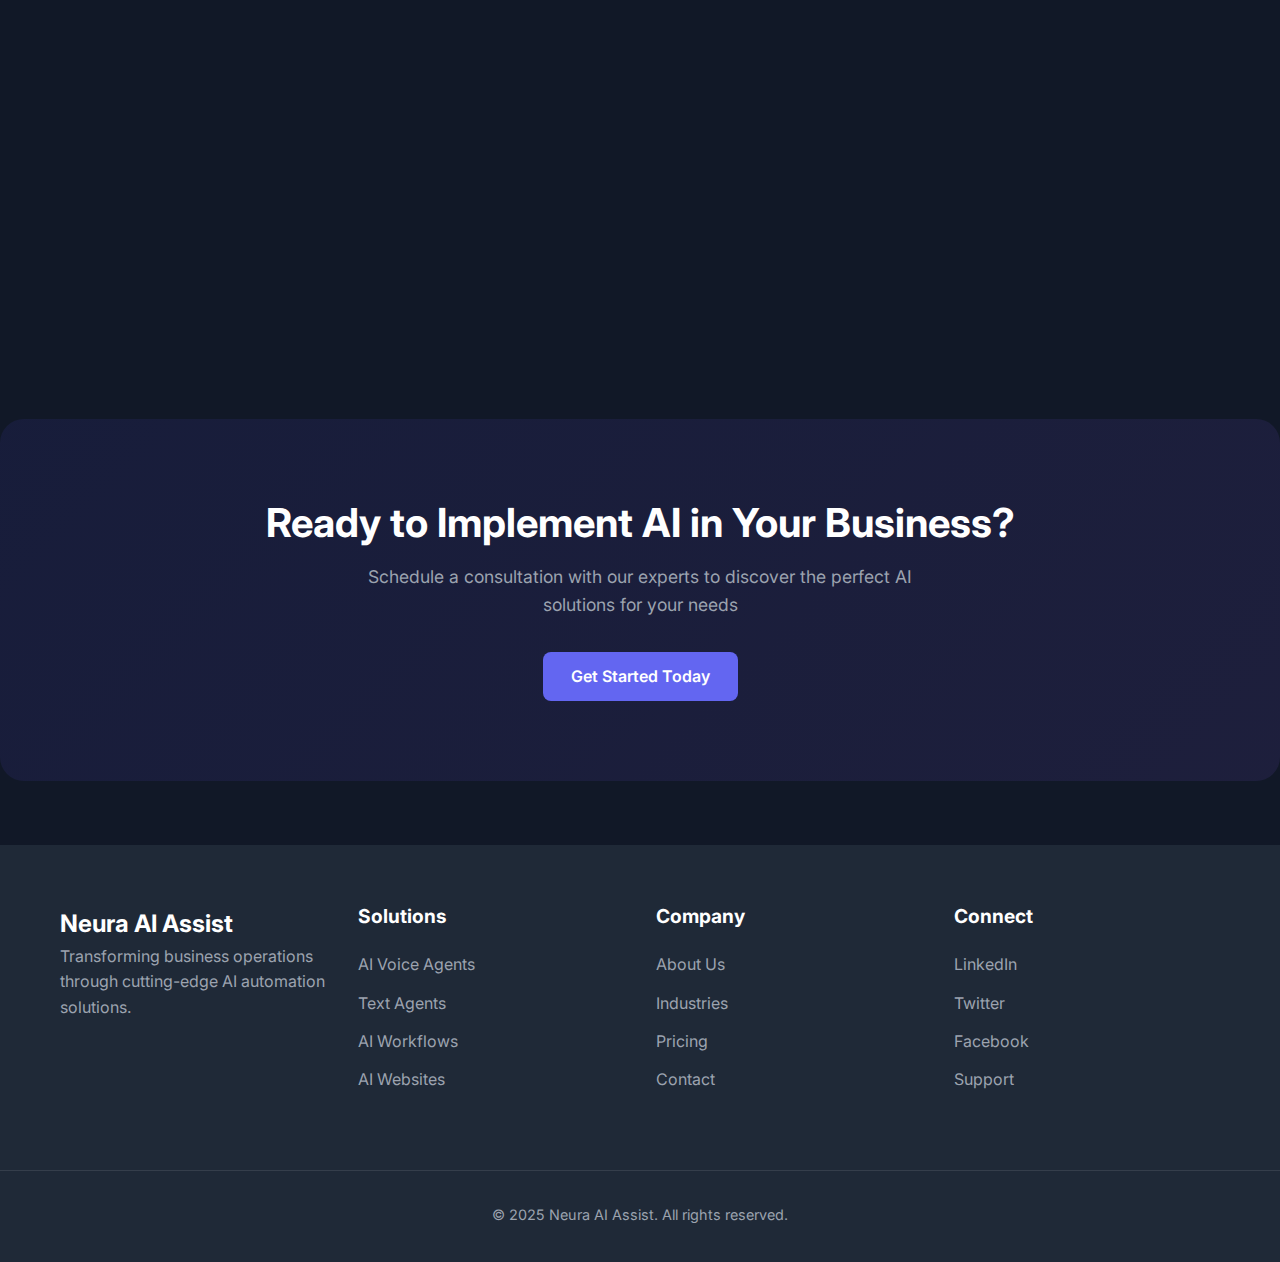
<file: Neura Ai Assist/services.html>
<!DOCTYPE html>
<html lang="en">
<head>
  <meta charset="UTF-8">
  <meta name="viewport" content="width=device-width, initial-scale=1.0">
  <meta name="description" content="Explore Neura AI Assist's comprehensive services: AI Voice Agents, Text Agents, Workflow Automation, and AI-Powered Websites">
  <title>AI Services & Solutions | Neura AI Assist</title>
  <link rel="stylesheet" href="style.css">
  <link href="https://fonts.googleapis.com/css2?family=Inter:wght@300;400;500;600;700&display=swap" rel="stylesheet">
  <link rel="icon" href="Public\images\Logo2.png">
</head>
<body>
  <header class="navbar">
    <div class="nav-container">
      <div class="logo">
  <img src="Public\images\logo.png" alt="Neura AI Assist" class="logo-image">
  <span>Neura AI Assist</span>
</div>
      <nav class="nav-menu">
        <a href="index.html">Home</a>
        <a href="about.html">About</a>
        <a href="services.html">Services</a>
        <a href="solutions.html">Solutions</a>
        <a href="pricing.html">Pricing</a>
        <a href="contact.html" class="btn-primary">Get Started</a>
      </nav>
      <button class="mobile-menu-toggle">
        <span></span>
        <span></span>
        <span></span>
      </button>
    </div>
  </header>

  <main>
    <section class="page-hero">
      <div class="container">
        <h1>Our AI Services</h1>
        <p>Comprehensive AI solutions designed to automate, optimize, and transform your business operations</p>
      </div>
    </section>

    <section class="services-detail">
      <div class="container">
        <div class="service-card featured">
          <div class="service-content">
            <div class="service-icon">🎯</div>
            <h2>AI Voice Agents</h2>
            <p class="service-description">Our advanced voice AI agents handle customer calls with human-like natural conversations, available 24/7 to provide support, generate leads, and process orders.</p>
            <ul class="service-features">
              <li>Natural language processing for fluid conversations</li>
              <li>Multi-lingual support in 30+ languages</li>
              <li>Seamless integration with your CRM and systems</li>
              <li>Customizable personality and response patterns</li>
              <li>Real-time analytics and call monitoring</li>
            </ul>
            <div class="service-stats">
              <div class="stat">
                <span class="number">67%</span>
                <span class="label">Cost Reduction</span>
              </div>
              <div class="stat">
                <span class="number">24/7</span>
                <span class="label">Availability</span>
              </div>
              <div class="stat">
                <span class="number">4.8/5</span>
                <span class="label">Satisfaction Score</span>
              </div>
            </div>
            <a href="contact.html" class="btn-primary">Learn More</a>
          </div>
          <div class="service-visual">
            <div class="visual-placeholder">
              <div class="voice-wave"></div>
              <div class="voice-wave delayed"></div>
              <div class="voice-wave more-delayed"></div>
            </div>
          </div>
        </div>

        <div class="service-card reverse">
          <div class="service-content">
            <div class="service-icon">💬</div>
            <h2>AI Text Agents</h2>
            <p class="service-description">Intelligent chatbots and messaging assistants that engage customers across websites, WhatsApp, Facebook, and other platforms with instant, accurate responses.</p>
            <ul class="service-features">
              <li>Omnichannel deployment (web, social, messaging apps)</li>
              <li>Context-aware conversations with memory</li>
              <li>Lead qualification and routing</li>
              <li>Seamless handoff to human agents when needed</li>
              <li>Continuous learning from interactions</li>
            </ul>
            <div class="service-stats">
              <div class="stat">
                <span class="number">85%</span>
                <span class="label">Query Resolution</span>
              </div>
              <div class="stat">
                <span class="number">3.2x</span>
                <span class="label">Lead Conversion</span>
              </div>
              <div class="stat">
                <span class="number">45%</span>
                <span class="label">Faster Response</span>
              </div>
            </div>
            <a href="contact.html" class="btn-primary">Learn More</a>
          </div>
          <div class="service-visual">
            <div class="visual-placeholder">
              <div class="chat-bubble left">Hello! How can I help you today?</div>
              <div class="chat-bubble right">I need help with my order</div>
              <div class="chat-bubble left">Sure, I'd be happy to help with that.</div>
            </div>
          </div>
        </div>

        <div class="service-card">
          <div class="service-content">
            <div class="service-icon">⚡</div>
            <h2>AI Workflow Automation</h2>
            <p class="service-description">Streamline complex business processes with intelligent automation that handles data entry, document processing, inventory management, and more.</p>
            <ul class="service-features">
              <li>Custom workflow design and implementation</li>
              <li>Integration with existing software and databases</li>
              <li>Intelligent document processing and data extraction</li>
              <li>Real-time monitoring and analytics dashboard</li>
              <li>Exception handling and alert systems</li>
            </ul>
            <div class="service-stats">
              <div class="stat">
                <span class="number">80%</span>
                <span class="label">Time Saved</span>
              </div>
              <div class="stat">
                <span class="number">99.2%</span>
                <span class="label">Accuracy</span>
              </div>
              <div class="stat">
                <span class="number">300%</span>
                <span class="label">ROI</span>
              </div>
            </div>
            <a href="contact.html" class="btn-primary">Learn More</a>
          </div>
          <div class="service-visual">
            <div class="visual-placeholder">
              <div class="workflow-step">Data Input</div>
              <div class="workflow-arrow">→</div>
              <div class="workflow-step">AI Processing</div>
              <div class="workflow-arrow">→</div>
              <div class="workflow-step">Output</div>
            </div>
          </div>
        </div>

        <div class="service-card reverse">
          <div class="service-content">
            <div class="service-icon">🌐</div>
            <h2>AI-Powered Websites</h2>
            <p class="service-description">Next-generation websites with built-in AI capabilities that personalize content, generate leads, and provide intelligent user experiences.</p>
            <ul class="service-features">
              <li>Personalized content based on visitor behavior</li>
              <li>AI-driven recommendations and search</li>
              <li>Integrated chatbot and voice assistant capabilities</li>
              <li>Advanced analytics and insight generation</li>
              <li>SEO optimization and content strategy</li>
            </ul>
            <div class="service-stats">
              <div class="stat">
                <span class="number">40%</span>
                <span class="label">Longer Engagement</span>
              </div>
              <div class="stat">
                <span class="number">2.5x</span>
                <span class="label">Conversion Rate</span>
              </div>
              <div class="stat">
                <span class="number">55%</span>
                <span class="label">ROI Increase</span>
              </div>
            </div>
            <a href="contact.html" class="btn-primary">Learn More</a>
          </div>
          <div class="service-visual">
            <div class="visual-placeholder">
              <div class="website-preview">
                <div class="website-header"></div>
                <div class="website-content">
                  <div class="content-personalized">Personalized for you</div>
                </div>
              </div>
            </div>
          </div>
        </div>
      </div>
    </section>

    <section class="cta-section">
      <div class="container">
        <h2>Ready to Implement AI in Your Business?</h2>
        <p>Schedule a consultation with our experts to discover the perfect AI solutions for your needs</p>
        <a href="contact.html" class="btn-primary">Get Started Today</a>
      </div>
    </section>
  </main>

  <footer class="footer">
    <div class="footer-container">
      <div class="footer-section">
        <div class="logo">
          <span class="logo-icon">🧠</span>
          <span>Neura AI Assist</span>
        </div>
        <p>Transforming business operations through cutting-edge AI automation solutions.</p>
      </div>
      <div class="footer-section">
        <h3>Solutions</h3>
        <a href="services.html">AI Voice Agents</a>
        <a href="services.html">Text Agents</a>
        <a href="services.html">AI Workflows</a>
        <a href="services.html">AI Websites</a>
      </div>
      <div class="footer-section">
        <h3>Company</h3>
        <a href="about.html">About Us</a>
        <a href="solutions.html">Industries</a>
        <a href="pricing.html">Pricing</a>
        <a href="contact.html">Contact</a>
      </div>
      <div class="footer-section">
        <h3>Connect</h3>
        <a href="#">LinkedIn</a>
        <a href="#">Twitter</a>
        <a href="#">Facebook</a>
        <a href="contact.html">Support</a>
      </div>
    </div>
    <div class="footer-bottom">
      <p>© 2025 Neura AI Assist. All rights reserved.</p>
    </div>
  </footer>

  <script src="scripts.js"></script>
</body>
</html>
</file>
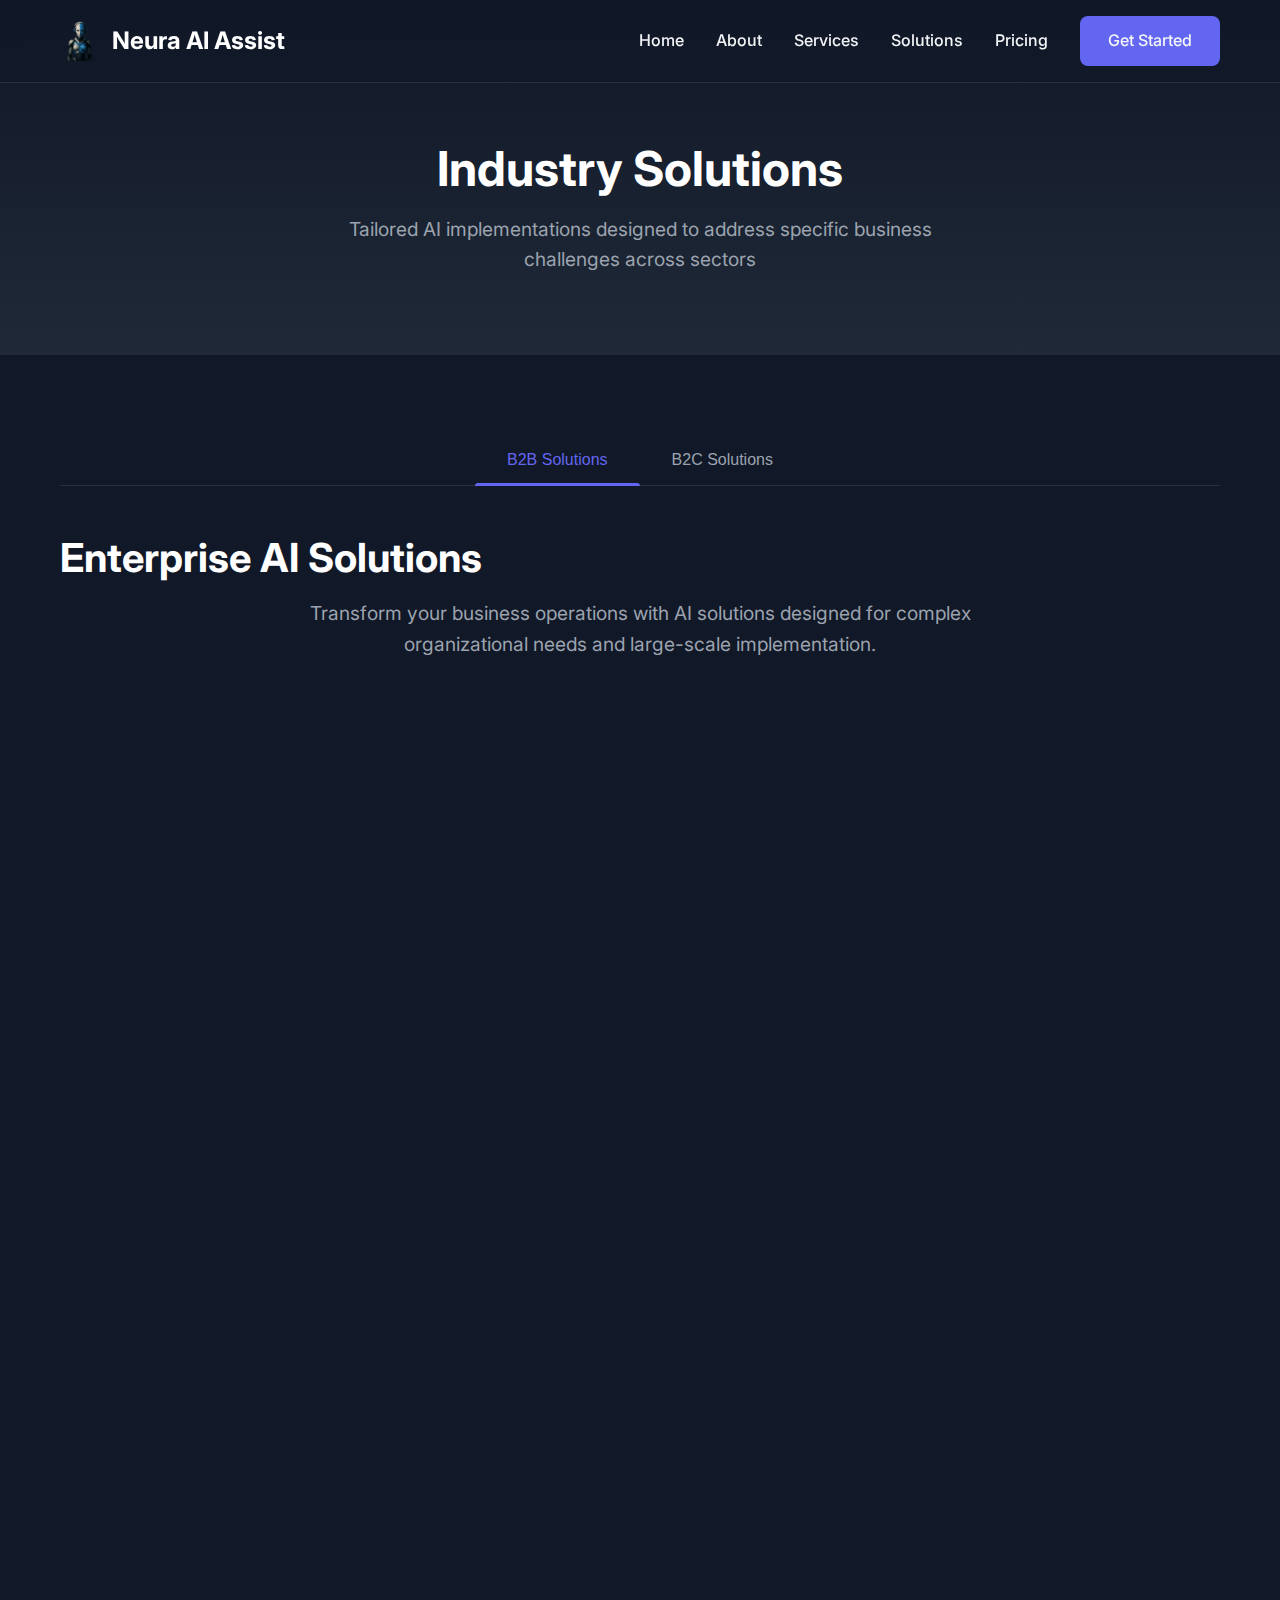
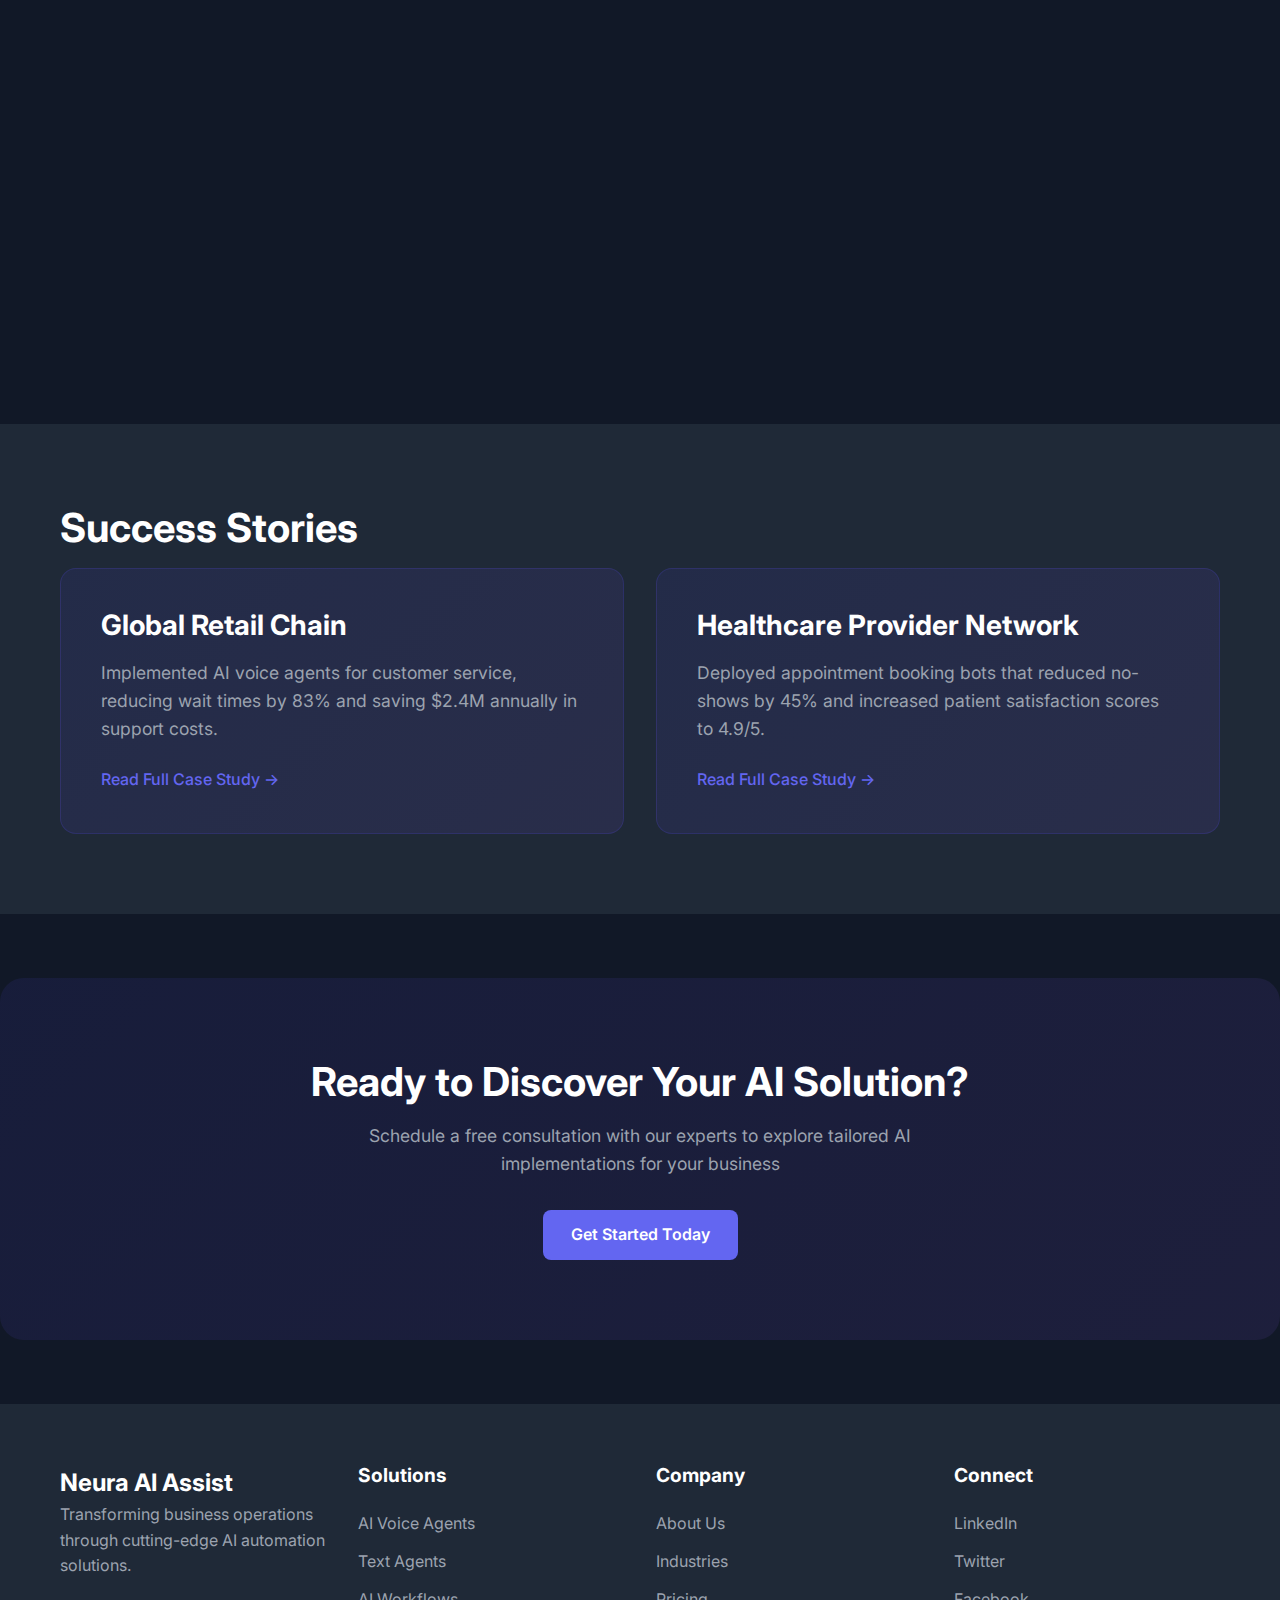
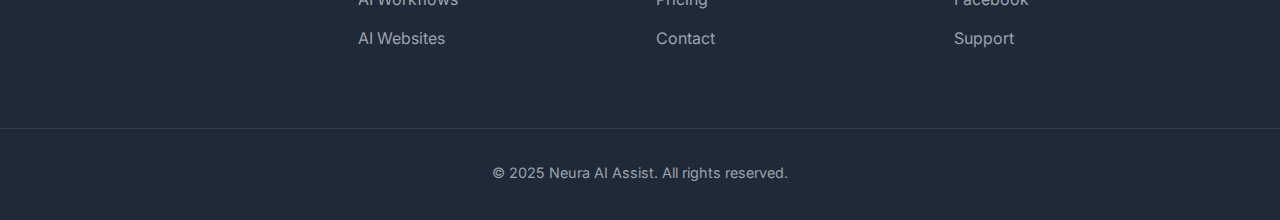
<file: Neura Ai Assist/solutions.html>
<!DOCTYPE html>
<html lang="en">
<head>
  <meta charset="UTF-8">
  <meta name="viewport" content="width=device-width, initial-scale=1.0">
  <meta name="description" content="Industry-specific AI solutions from Neura AI Assist for B2B and B2C organizations">
  <title>AI Solutions for Business | Neura AI Assist</title>
  <link rel="stylesheet" href="style.css">
  <link href="https://fonts.googleapis.com/css2?family=Inter:wght@300;400;500;600;700&display=swap" rel="stylesheet">
  <link rel="icon" href="Public\images\Logo2.png">
</head>
<body>
  <header class="navbar">
    <div class="nav-container">
      <div class="logo">
  <img src="Public\images\logo.png" alt="Neura AI Assist" class="logo-image">
  <span>Neura AI Assist</span>
</div>
      <nav class="nav-menu">
        <a href="index.html">Home</a>
        <a href="about.html">About</a>
        <a href="services.html">Services</a>
        <a href="solutions.html">Solutions</a>
        <a href="pricing.html">Pricing</a>
        <a href="contact.html" class="btn-primary">Get Started</a>
      </nav>
      <button class="mobile-menu-toggle">
        <span></span>
        <span></span>
        <span></span>
      </button>
    </div>
  </header>

  <main>
    <section class="page-hero">
      <div class="container">
        <h1>Industry Solutions</h1>
        <p>Tailored AI implementations designed to address specific business challenges across sectors</p>
      </div>
    </section>

    <section class="solutions-content">
      <div class="container">
        <div class="solutions-tabs">
          <button class="tab-btn active" data-tab="b2b">B2B Solutions</button>
          <button class="tab-btn" data-tab="b2c">B2C Solutions</button>
        </div>

        <div class="tab-content active" id="b2b">
          <h2>Enterprise AI Solutions</h2>
          <p class="section-description">Transform your business operations with AI solutions designed for complex organizational needs and large-scale implementation.</p>

          <div class="solution-grid">
            <div class="solution-card">
              <div class="solution-icon">📊</div>
              <h3>Intelligent Client Onboarding</h3>
              <p>Streamline the entire customer acquisition process with AI-driven workflows that handle documentation, verification, and setup automatically.</p>
              <ul>
                <li>Automated document collection and processing</li>
                <li>Background checks and compliance verification</li>
                <li>Personalized onboarding experience</li>
                <li>Integration with CRM and accounting systems</li>
              </ul>
              <div class="solution-stats">
                <div class="stat">
                  <span class="number">70%</span>
                  <span class="label">Faster Onboarding</span>
                </div>
                <div class="stat">
                  <span class="number">92%</span>
                  <span class="label">Accuracy</span>
                </div>
              </div>
            </div>

            <div class="solution-card">
              <div class="solution-icon">🤖</div>
              <h3>24/7 AI Customer Service</h3>
              <p>Deploy intelligent support agents that handle complex inquiries, provide technical assistance, and escalate issues when necessary.</p>
              <ul>
                <li>Multi-channel support (phone, email, chat)</li>
                <li>Technical troubleshooting guides</li>
                <li>Seamless handoff to human agents</li>
                <li>Continuous learning from interactions</li>
              </ul>
              <div class="solution-stats">
                <div class="stat">
                  <span class="number">65%</span>
                  <span class="label">Cost Reduction</span>
                </div>
                <div class="stat">
                  <span class="number">4.7/5</span>
                  <span class="label">Satisfaction</span>
                </div>
              </div>
            </div>

            <div class="solution-card">
              <div class="solution-icon">⚙️</div>
              <h3>CRM-Integrated Workflows</h3>
              <p>Automate data entry, lead scoring, follow-up tasks, and reporting with AI that seamlessly integrates with your existing CRM platform.</p>
              <ul>
                <li>Automatic data entry and updates</li>
                <li>Intelligent lead scoring and prioritization</li>
                <li>Personalized follow-up communication</li>
                <li>Advanced analytics and forecasting</li>
              </ul>
              <div class="solution-stats">
                <div class="stat">
                  <span class="number">15</span>
                  <span class="label">Hours Saved Weekly</span>
                </div>
                <div class="stat">
                  <span class="number">40%</span>
                  <span class="label">Productivity Increase</span>
                </div>
              </div>
            </div>

            <div class="solution-card">
              <div class="solution-icon">📈</div>
              <h3>Enterprise Resource Planning</h3>
              <p>Optimize resource allocation, inventory management, and operational efficiency with AI-powered insights and automation.</p>
              <ul>
                <li>Predictive inventory management</li>
                <li>Automated procurement processes</li>
                <li>Resource allocation optimization</li>
                <li>Real-time operational analytics</li>
              </ul>
              <div class="solution-stats">
                <div class="stat">
                  <span class="number">22%</span>
                  <span class="label">Cost Reduction</span>
                </div>
                <div class="stat">
                  <span class="number">18%</span>
                  <span class="label">Efficiency Gain</span>
                </div>
              </div>
            </div>
          </div>
        </div>

        <div class="tab-content" id="b2c">
          <h2>Consumer-Focused AI Solutions</h2>
          <p class="section-description">Enhance customer experiences, drive engagement, and boost conversions with AI tailored for consumer-facing businesses.</p>

          <div class="solution-grid">
            <div class="solution-card">
              <div class="solution-icon">🛍️</div>
              <h3>AI Personal Shopping Assistants</h3>
              <p>Provide personalized product recommendations, style advice, and shopping guidance through conversational AI interfaces.</p>
              <ul>
                <li>Personalized product recommendations</li>
                <li>Size and fit guidance</li>
                <li>Style advice and coordination</li>
                <li>Seamless checkout integration</li>
              </ul>
              <div class="solution-stats">
                <div class="stat">
                  <span class="number">35%</span>
                  <span class="label">Higher AOV</span>
                </div>
                <div class="stat">
                  <span class="number">2.8x</span>
                  <span class="label">Conversion Rate</span>
                </div>
              </div>
            </div>

            <div class="solution-card">
              <div class="solution-icon">📅</div>
              <h3>Appointment Booking Bots</h3>
              <p>Automate scheduling, reminders, rescheduling, and cancellations with AI that understands context and preferences.</p>
              <ul>
                <li>Natural language scheduling</li>
                <li>Calendar integration</li>
                <li>Automated reminders and follow-ups</li>
                <li>Capacity optimization</li>
              </ul>
              <div class="solution-stats">
                <div class="stat">
                  <span class="number">80%</span>
                  <span class="label">Booking Automation</span>
                </div>
                <div class="stat">
                  <span class="number">45%</span>
                  <span class="label">No-Show Reduction</span>
                </div>
              </div>
            </div>

            <div class="solution-card">
              <div class="solution-icon">🌐</div>
              <h3>AI-Powered Small Business Websites</h3>
              <p>Get intelligent websites that engage visitors, generate leads, and drive sales with minimal maintenance required.</p>
              <ul>
                <li>Personalized content delivery</li>
                <li>Integrated AI chat and voice assistants</li>
                <li>Automated content generation</li>
                <li>SEO optimization</li>
              </ul>
              <div class="solution-stats">
                <div class="stat">
                  <span class="number">60%</span>
                  <span class="label">More Engagement</span>
                </div>
                <div class="stat">
                  <span class="number">3.2x</span>
                  <span class="label">Lead Generation</span>
                </div>
              </div>
            </div>

            <div class="solution-card">
              <div class="solution-icon">📱</div>
              <h3>Multi-Channel Customer Engagement</h3>
              <p>Reach customers where they are with consistent, personalized experiences across websites, social media, and messaging platforms.</p>
              <ul>
                <li>Unified customer profiles</li>
                <li>Cross-channel conversation history</li>
                <li>Personalized messaging</li>
                <li>Campaign automation</li>
              </ul>
              <div class="solution-stats">
                <div class="stat">
                  <span class="number">4.5x</span>
                  <span class="label">ROI</span>
                </div>
                <div class="stat">
                  <span class="number">50%</span>
                  <span class="label">Higher Retention</span>
                </div>
              </div>
            </div>
          </div>
        </div>
      </div>
    </section>

    <section class="case-studies">
      <div class="container">
        <h2>Success Stories</h2>
        <div class="case-grid">
          <div class="case-card">
            <div class="case-content">
              <h3>Global Retail Chain</h3>
              <p>Implemented AI voice agents for customer service, reducing wait times by 83% and saving $2.4M annually in support costs.</p>
              <a href="#" class="case-link">Read Full Case Study →</a>
            </div>
          </div>
          <div class="case-card">
            <div class="case-content">
              <h3>Healthcare Provider Network</h3>
              <p>Deployed appointment booking bots that reduced no-shows by 45% and increased patient satisfaction scores to 4.9/5.</p>
              <a href="#" class="case-link">Read Full Case Study →</a>
            </div>
          </div>
        </div>
      </div>
    </section>

    <section class="cta-section">
      <div class="container">
        <h2>Ready to Discover Your AI Solution?</h2>
        <p>Schedule a free consultation with our experts to explore tailored AI implementations for your business</p>
        <a href="contact.html" class="btn-primary">Get Started Today</a>
      </div>
    </section>
  </main>

  <footer class="footer">
    <div class="footer-container">
      <div class="footer-section">
        <div class="logo">
          <span class="logo-icon">🧠</span>
          <span>Neura AI Assist</span>
        </div>
        <p>Transforming business operations through cutting-edge AI automation solutions.</p>
      </div>
      <div class="footer-section">
        <h3>Solutions</h3>
        <a href="services.html">AI Voice Agents</a>
        <a href="services.html">Text Agents</a>
        <a href="services.html">AI Workflows</a>
        <a href="services.html">AI Websites</a>
      </div>
      <div class="footer-section">
        <h3>Company</h3>
        <a href="about.html">About Us</a>
        <a href="solutions.html">Industries</a>
        <a href="pricing.html">Pricing</a>
        <a href="contact.html">Contact</a>
      </div>
      <div class="footer-section">
        <h3>Connect</h3>
        <a href="#">LinkedIn</a>
        <a href="#">Twitter</a>
        <a href="#">Facebook</a>
        <a href="contact.html">Support</a>
      </div>
    </div>
    <div class="footer-bottom">
      <p>© 2025 Neura AI Assist. All rights reserved.</p>
    </div>
  </footer>

  <script src="scripts.js"></script>
</body>
</html>
</file>
<file: Neura Ai Assist/style.css>
/* Reset and Base Styles */
* {
  margin: 0;
  padding: 0;
  box-sizing: border-box;
}

:root {
  --primary: #6366f1;
  --primary-dark: #4f46e5;
  --secondary: #10b981;
  --dark: #1f2937;
  --darker: #111827;
  --light: #f3f4f6;
  --lighter: #f9fafb;
  --gray: #6b7280;
  --gray-light: #9ca3af;
  --accent: #8b5cf6;
  --success: #059669;
  --warning: #d97706;
  --error: #dc2626;
}

body {
  font-family: 'Inter', sans-serif;
  line-height: 1.6;
  color: var(--light);
  background-color: var(--darker);
  overflow-x: hidden;
}

.container {
  width: 100%;
  max-width: 1200px;
  margin: 0 auto;
  padding: 0 20px;
}

/* Typography */
h1, h2, h3, h4, h5, h6 {
  font-weight: 700;
  line-height: 1.2;
  margin-bottom: 1rem;
  color: white;
}

h1 {
  font-size: 3.5rem;
  margin-bottom: 1.5rem;
}

h2 {
  font-size: 2.5rem;
}

h3 {
  font-size: 1.75rem;
}

p {
  margin-bottom: 1rem;
  color: var(--gray-light);
}

a {
  color: var(--primary);
  text-decoration: none;
  transition: color 0.3s ease;
}

a:hover {
  color: var(--primary-dark);
}

/* Buttons */
.btn-primary, .btn-secondary {
  display: inline-block;
  padding: 12px 28px;
  border-radius: 8px;
  font-weight: 600;
  text-align: center;
  cursor: pointer;
  transition: all 0.3s ease;
  font-size: 1rem;
}

.btn-primary {
  background-color: var(--primary);
  color: white;
  border: none;
}

.btn-primary:hover {
  background-color: var(--primary-dark);
  color: white;
  transform: translateY(-2px);
  box-shadow: 0 10px 25px -5px rgba(79, 70, 229, 0.4);
}

.btn-secondary {
  background-color: transparent;
  color: var(--light);
  border: 2px solid var(--gray);
}

.btn-secondary:hover {
  background-color: rgba(255, 255, 255, 0.05);
  border-color: var(--light);
  transform: translateY(-2px);
}

/* Navigation */
.navbar {
  position: fixed;
  top: 0;
  left: 0;
  width: 100%;
  background-color: rgba(17, 24, 39, 0.95);
  backdrop-filter: blur(10px);
  z-index: 1000;
  padding: 1rem 0;
  border-bottom: 1px solid rgba(255, 255, 255, 0.1);
}

.nav-container {
  display: flex;
  justify-content: space-between;
  align-items: center;
  max-width: 1200px;
  margin: 0 auto;
  padding: 0 20px;
}

/* Updated Logo Styles */
.logo {
  display: flex;
  align-items: center;
  font-weight: 700;
  font-size: 1.5rem;
  color: white;
  gap: 0.75rem;
}

.logo-image {
  width: 40px;
  height: 40px;
  object-fit: contain;
  border-radius: 8px;
}

/* Remove the old logo icon styles */
.logo-icon {
  display: none;
}

/* Responsive Logo */
@media (max-width: 768px) {
  .logo {
    font-size: 1.3rem;
  }

  .logo-image {
    width: 35px;
    height: 35px;
  }
}

@media (max-width: 480px) {
  .logo {
    font-size: 1.1rem;
    gap: 0.5rem;
  }

  .logo-image {
    width: 30px;
    height: 30px;
  }

  .logo span {
    display: none; /* Hide text on very small screens if needed */
  }
}

.nav-menu {
  display: flex;
  align-items: center;
  gap: 2rem;
}

.nav-menu a {
  color: var(--light);
  font-weight: 500;
}

.nav-menu a:hover {
  color: var(--primary);
}

.mobile-menu-toggle {
  display: none;
  flex-direction: column;
  background: none;
  border: none;
  cursor: pointer;
}

.mobile-menu-toggle span {
  width: 25px;
  height: 3px;
  background-color: var(--light);
  margin: 3px 0;
  transition: 0.3s;
}

/* Updated Hero Section */
.hero {
  min-height: 100vh;
  display: flex;
  align-items: center;
  padding: 100px 0 60px;
  background: linear-gradient(to bottom, var(--darker), var(--dark));
  text-align: center;
}

.hero-content {
  max-width: 800px;
  margin: 0 auto;
  padding: 0 20px;
}

.hero-content h1 {
  font-size: 3.5rem;
  background: linear-gradient(to right, #fff, var(--primary));
  -webkit-background-clip: text;
  -webkit-text-fill-color: transparent;
  margin-bottom: 1.5rem;
}

.hero-content p {
  font-size: 1.25rem;
  margin-bottom: 2.5rem;
  color: var(--gray-light);
  max-width: 700px;
  margin-left: auto;
  margin-right: auto;
}

.cta-container {
  display: flex;
  justify-content: center;
  gap: 1rem;
  margin-bottom: 3rem;
  flex-wrap: wrap;
}

.hero-stats {
  display: flex;
  justify-content: center;
  gap: 3rem;
  margin-bottom: 4rem;
  flex-wrap: wrap;
}

.stat {
  text-align: center;
}

.stat-number {
  display: block;
  font-size: 2.5rem;
  font-weight: 700;
  color: var(--primary);
}

.stat-label {
  font-size: 0.9rem;
  color: var(--gray-light);
}

/* Hero Cards Container */
.hero-cards-container {
  width: 100%;
  margin-top: 2rem;
}

.hero-cards {
  display: flex;
  justify-content: center;
  gap: 2rem;
  flex-wrap: wrap;
  max-width: 1200px;
  margin: 0 auto;
}

.service-card-mini {
  background: rgba(255, 255, 255, 0.05);
  backdrop-filter: blur(10px);
  border: 1px solid rgba(255, 255, 255, 0.1);
  border-radius: 16px;
  padding: 2rem 1.5rem;
  width: 280px;
  box-shadow: 0 10px 30px rgba(0, 0, 0, 0.2);
  transition: transform 0.3s ease, box-shadow 0.3s ease;
  text-align: center;
}

.service-card-mini:hover {
  transform: translateY(-5px);
  box-shadow: 0 15px 30px rgba(0, 0, 0, 0.3);
  border-color: rgba(79, 70, 229, 0.3);
}

.service-card-mini .card-icon {
  font-size: 3rem;
  margin-bottom: 1rem;
  display: block;
}

.service-card-mini h3 {
  font-size: 1.3rem;
  margin-bottom: 0.8rem;
  color: white;
}

.service-card-mini p {
  font-size: 0.95rem;
  margin: 0;
  color: var(--gray-light);
}

/* Responsive Design for Hero Section */
@media (max-width: 1024px) {
  .hero-content h1 {
    font-size: 3rem;
  }

  .hero-stats {
    gap: 2rem;
  }

  .hero-cards {
    gap: 1.5rem;
  }

  .service-card-mini {
    width: 250px;
    padding: 1.5rem 1rem;
  }
}

@media (max-width: 768px) {
  .hero {
    padding: 120px 0 40px;
  }

  .hero-content h1 {
    font-size: 2.5rem;
  }

  .hero-content p {
    font-size: 1.1rem;
  }

  .cta-container {
    flex-direction: column;
    align-items: center;
  }

  .hero-stats {
    flex-direction: column;
    gap: 1.5rem;
    margin-bottom: 3rem;
  }

  .hero-cards {
    flex-direction: column;
    align-items: center;
    gap: 1.5rem;
  }

  .service-card-mini {
    width: 100%;
    max-width: 350px;
  }
}

@media (max-width: 480px) {
  .hero-content h1 {
    font-size: 2rem;
  }

  .hero-content p {
    font-size: 1rem;
  }

  .stat-number {
    font-size: 2rem;
  }

  .service-card-mini {
    padding: 1.5rem 1rem;
  }

  .service-card-mini .card-icon {
    font-size: 2.5rem;
  }
}
/* Sections */
section {
  padding: 80px 0;
}

.section-description {
  font-size: 1.2rem;
  max-width: 700px;
  margin: 0 auto 3rem;
  text-align: center;
}

/* Industries Section */
.industries {
  background-color: var(--dark);
}

.industry-grid {
  display: grid;
  grid-template-columns: repeat(auto-fit, minmax(250px, 1fr));
  gap: 2rem;
}

.industry-card {
  background: rgba(255, 255, 255, 0.03);
  border-radius: 16px;
  padding: 2rem;
  text-align: center;
  transition: transform 0.3s ease, box-shadow 0.3s ease;
  border: 1px solid rgba(255, 255, 255, 0.05);
}

.industry-card:hover {
  transform: translateY(-5px);
  box-shadow: 0 15px 30px rgba(0, 0, 0, 0.2);
  border-color: rgba(79, 70, 229, 0.3);
}

.industry-icon {
  font-size: 3rem;
  margin-bottom: 1.5rem;
  display: block;
}

.industry-card h3 {
  margin-bottom: 1rem;
}

.industry-card p {
  font-size: 0.95rem;
}

/* Testimonials */
.testimonials {
  background: linear-gradient(to bottom, var(--dark), var(--darker));
}

.testimonial-grid {
  display: grid;
  grid-template-columns: repeat(auto-fit, minmax(300px, 1fr));
  gap: 2rem;
}

.testimonial-card {
  background: rgba(255, 255, 255, 0.03);
  border-radius: 16px;
  padding: 2rem;
  border: 1px solid rgba(255, 255, 255, 0.05);
}

.testimonial-text {
  font-style: italic;
  margin-bottom: 1.5rem;
  font-size: 1.1rem;
  line-height: 1.6;
  color: var(--light);
}

.testimonial-author strong {
  display: block;
  color: white;
}

.testimonial-author span {
  font-size: 0.9rem;
  color: var(--gray);
}

/* Page Hero */
.page-hero {
  padding: 140px 0 80px;
  text-align: center;
  background: linear-gradient(to bottom, var(--darker), var(--dark));
}

.page-hero h1 {
  font-size: 3rem;
  margin-bottom: 1rem;
}

.page-hero p {
  font-size: 1.2rem;
  max-width: 600px;
  margin: 0 auto;
}

/* About Page */
.about-grid {
  display: grid;
  grid-template-columns: 2fr 1fr;
  gap: 4rem;
  align-items: start;
}

.about-visual {
  display: flex;
  flex-direction: column;
  gap: 1.5rem;
}

.visual-card {
  background: rgba(255, 255, 255, 0.03);
  border-radius: 16px;
  padding: 2rem;
  text-align: center;
  border: 1px solid rgba(255, 255, 255, 0.05);
}

.visual-card .number {
  display: block;
  font-size: 2.5rem;
  font-weight: 700;
  color: var(--primary);
  margin-bottom: 0.5rem;
}

.visual-card .label {
  font-size: 0.9rem;
  color: var(--gray-light);
}

.mission-values {
  margin-top: 3rem;
}

.mission, .values {
  margin-bottom: 2.5rem;
}

.values ul {
  list-style: none;
}

.values li {
  margin-bottom: 0.8rem;
  padding-left: 1.5rem;
  position: relative;
}

.values li:before {
  content: "•";
  color: var(--primary);
  font-weight: bold;
  position: absolute;
  left: 0;
}

/* Team Section */
.team-grid {
  display: grid;
  grid-template-columns: repeat(auto-fit, minmax(250px, 1fr));
  gap: 2rem;
}

.team-member {
  text-align: center;
}

.member-image {
  width: 150px;
  height: 150px;
  border-radius: 50%;
  background: linear-gradient(45deg, var(--primary), var(--accent));
  margin: 0 auto 1.5rem;
  position: relative;
  overflow: hidden;
}

.member-image:before {
  content: "";
  position: absolute;
  top: 0;
  left: 0;
  right: 0;
  bottom: 0;
  background: rgba(0, 0, 0, 0.2);
}

.role {
  color: var(--primary);
  font-weight: 500;
  margin-bottom: 1rem;
}

/* Services Page */
.service-card {
  display: grid;
  grid-template-columns: 1fr 1fr;
  gap: 3rem;
  align-items: center;
  margin-bottom: 6rem;
}

.service-card.featured {
  background: linear-gradient(135deg, rgba(79, 70, 229, 0.1), rgba(139, 92, 246, 0.1));
  padding: 3rem;
  border-radius: 24px;
  border: 1px solid rgba(79, 70, 229, 0.2);
}

.service-card.reverse {
  direction: rtl;
}

.service-card.reverse > * {
  direction: ltr;
}

.service-icon {
  font-size: 4rem;
  margin-bottom: 1.5rem;
  display: block;
}

.service-description {
  font-size: 1.1rem;
  margin-bottom: 2rem;
  color: var(--gray-light);
}

.service-features {
  list-style: none;
  margin-bottom: 2.5rem;
}

.service-features li {
  margin-bottom: 0.8rem;
  padding-left: 1.8rem;
  position: relative;
}

.service-features li:before {
  content: "✓";
  color: var(--success);
  position: absolute;
  left: 0;
  font-weight: bold;
}

.service-stats {
  display: flex;
  gap: 2rem;
  margin-bottom: 2rem;
}

.service-stats .stat {
  text-align: left;
}

.service-visual {
  display: flex;
  justify-content: center;
  align-items: center;
}

.visual-placeholder {
  width: 100%;
  height: 300px;
  background: rgba(255, 255, 255, 0.03);
  border-radius: 16px;
  border: 1px solid rgba(255, 255, 255, 0.05);
  display: flex;
  justify-content: center;
  align-items: center;
  flex-direction: column;
  gap: 1rem;
  padding: 2rem;
}

.voice-wave {
  width: 80%;
  height: 20px;
  background: linear-gradient(90deg, var(--primary), transparent);
  border-radius: 10px;
  animation: wave 2s infinite;
}

.voice-wave.delayed {
  animation-delay: 0.5s;
  opacity: 0.7;
}

.voice-wave.more-delayed {
  animation-delay: 1s;
  opacity: 0.5;
}

@keyframes wave {
  0%, 100% { transform: scaleX(0.8); }
  50% { transform: scaleX(1); }
}

.chat-bubble {
  padding: 12px 18px;
  border-radius: 18px;
  max-width: 80%;
  font-size: 0.9rem;
}

.chat-bubble.left {
  background: rgba(79, 70, 229, 0.2);
  align-self: flex-start;
  border-bottom-left-radius: 4px;
}

.chat-bubble.right {
  background: rgba(255, 255, 255, 0.1);
  align-self: flex-end;
  border-bottom-right-radius: 4px;
}

.workflow-step {
  padding: 1rem 1.5rem;
  background: rgba(79, 70, 229, 0.1);
  border-radius: 8px;
  font-weight: 500;
}

.workflow-arrow {
  color: var(--primary);
  font-weight: bold;
}

.website-preview {
  width: 100%;
  height: 100%;
  background: rgba(0, 0, 0, 0.2);
  border-radius: 8px;
  overflow: hidden;
  position: relative;
}

.website-header {
  height: 20%;
  background: rgba(79, 70, 229, 0.2);
  border-bottom: 1px solid rgba(255, 255, 255, 0.1);
}

.website-content {
  padding: 1rem;
}

.content-personalized {
  padding: 0.5rem 1rem;
  background: rgba(16, 185, 129, 0.2);
  border-radius: 4px;
  font-size: 0.8rem;
  display: inline-block;
}

/* Solutions Page */
.solutions-tabs {
  display: flex;
  justify-content: center;
  margin-bottom: 3rem;
  border-bottom: 1px solid rgba(255, 255, 255, 0.1);
}

.tab-btn {
  background: none;
  border: none;
  padding: 1rem 2rem;
  font-size: 1rem;
  font-weight: 500;
  color: var(--gray-light);
  cursor: pointer;
  position: relative;
  transition: color 0.3s ease;
}

.tab-btn:hover {
  color: white;
}

.tab-btn.active {
  color: var(--primary);
}

.tab-btn.active:after {
  content: "";
  position: absolute;
  bottom: -1px;
  left: 0;
  right: 0;
  height: 3px;
  background: var(--primary);
  border-radius: 3px 3px 0 0;
}

.tab-content {
  display: none;
}

.tab-content.active {
  display: block;
}

.solution-grid {
  display: grid;
  grid-template-columns: repeat(auto-fit, minmax(300px, 1fr));
  gap: 2rem;
}

.solution-card {
  background: rgba(255, 255, 255, 0.03);
  border-radius: 16px;
  padding: 2rem;
  border: 1px solid rgba(255, 255, 255, 0.05);
  transition: transform 0.3s ease, box-shadow 0.3s ease;
}

.solution-card:hover {
  transform: translateY(-5px);
  box-shadow: 0 15px 30px rgba(0, 0, 0, 0.2);
  border-color: rgba(79, 70, 229, 0.3);
}

.solution-icon {
  font-size: 2.5rem;
  margin-bottom: 1.5rem;
  display: block;
}

.solution-card h3 {
  margin-bottom: 1rem;
}

.solution-card p {
  margin-bottom: 1.5rem;
}

.solution-card ul {
  list-style: none;
  margin-bottom: 1.5rem;
}

.solution-card li {
  margin-bottom: 0.5rem;
  padding-left: 1.5rem;
  position: relative;
  font-size: 0.9rem;
}

.solution-card li:before {
  content: "•";
  color: var(--primary);
  font-weight: bold;
  position: absolute;
  left: 0;
}

.solution-stats {
  display: flex;
  gap: 1.5rem;
}

.solution-stats .stat {
  text-align: center;
}

.solution-stats .number {
  display: block;
  font-size: 1.5rem;
  font-weight: 700;
  color: var(--primary);
}

.solution-stats .label {
  font-size: 0.8rem;
  color: var(--gray-light);
}

/* Case Studies */
.case-studies {
  background-color: var(--dark);
}

.case-grid {
  display: grid;
  grid-template-columns: repeat(auto-fit, minmax(400px, 1fr));
  gap: 2rem;
}

.case-card {
  background: linear-gradient(135deg, rgba(79, 70, 229, 0.1), rgba(139, 92, 246, 0.1));
  border-radius: 16px;
  padding: 2.5rem;
  border: 1px solid rgba(79, 70, 229, 0.2);
  height: 100%;
}

.case-content h3 {
  color: white;
  margin-bottom: 1rem;
}

.case-content p {
  margin-bottom: 1.5rem;
  font-size: 1.1rem;
}

.case-link {
  color: var(--primary);
  font-weight: 500;
}

/* Pricing Page */
.pricing-toggle {
  display: flex;
  justify-content: center;
  align-items: center;
  gap: 1rem;
  margin-bottom: 3rem;
}

.switch {
  position: relative;
  display: inline-block;
  width: 60px;
  height: 34px;
}

.switch input {
  opacity: 0;
  width: 0;
  height: 0;
}

.slider {
  position: absolute;
  cursor: pointer;
  top: 0;
  left: 0;
  right: 0;
  bottom: 0;
  background-color: var(--gray);
  transition: .4s;
}

.slider:before {
  position: absolute;
  content: "";
  height: 26px;
  width: 26px;
  left: 4px;
  bottom: 4px;
  background-color: white;
  transition: .4s;
}

input:checked + .slider {
  background-color: var(--primary);
}

input:checked + .slider:before {
  transform: translateX(26px);
}

.slider.round {
  border-radius: 34px;
}

.slider.round:before {
  border-radius: 50%;
}

.discount-badge {
  background-color: var(--success);
  color: white;
  padding: 2px 8px;
  border-radius: 12px;
  font-size: 0.7rem;
  font-weight: 600;
  margin-left: 0.5rem;
}

.pricing-grid {
  display: grid;
  grid-template-columns: repeat(auto-fit, minmax(300px, 1fr));
  gap: 2rem;
  margin-bottom: 5rem;
}

.pricing-card {
  background: rgba(255, 255, 255, 0.03);
  border-radius: 16px;
  padding: 2.5rem;
  border: 1px solid rgba(255, 255, 255, 0.05);
  position: relative;
  transition: transform 0.3s ease, box-shadow 0.3s ease;
}

.pricing-card:hover {
  transform: translateY(-5px);
  box-shadow: 0 15px 30px rgba(0, 0, 0, 0.2);
}

.pricing-card.popular {
  border-color: var(--primary);
  transform: scale(1.03);
}

.pricing-card.popular:hover {
  transform: scale(1.03) translateY(-5px);
}

.popular-badge {
  position: absolute;
  top: -12px;
  left: 50%;
  transform: translateX(-50%);
  background: var(--primary);
  color: white;
  padding: 6px 16px;
  border-radius: 20px;
  font-size: 0.8rem;
  font-weight: 600;
}

.pricing-header {
  text-align: center;
  margin-bottom: 2rem;
  padding-bottom: 2rem;
  border-bottom: 1px solid rgba(255, 255, 255, 0.1);
}

.pricing-header h3 {
  margin-bottom: 0.5rem;
}

.pricing-header p {
  margin-bottom: 1.5rem;
}

.price {
  transition: opacity 0.3s ease;
}

.price.hidden {
  display: none;
}

.price .amount {
  font-size: 3rem;
  font-weight: 700;
  color: white;
}

.price .period {
  font-size: 1rem;
  color: var(--gray-light);
}

.price .billed {
  display: block;
  font-size: 0.8rem;
  color: var(--success);
  margin-top: 0.5rem;
}

.pricing-features {
  margin-bottom: 2rem;
}

.pricing-features ul {
  list-style: none;
}

.pricing-features li {
  margin-bottom: 0.8rem;
  padding-left: 1.8rem;
  position: relative;
  font-size: 0.95rem;
}

.pricing-features li:before {
  content: "✓";
  color: var(--success);
  position: absolute;
  left: 0;
  font-weight: bold;
}

.pricing-cta {
  text-align: center;
}

/* FAQ */
.pricing-faq, .faq-section {
  margin-top: 5rem;
}

.faq-grid {
  display: grid;
  grid-template-columns: repeat(auto-fit, minmax(350px, 1fr));
  gap: 2rem;
}

.faq-item {
  background: rgba(255, 255, 255, 0.03);
  border-radius: 12px;
  padding: 1.5rem;
  border: 1px solid rgba(255, 255, 255, 0.05);
}

.faq-item h3 {
  margin-bottom: 1rem;
  font-size: 1.2rem;
}

.faq-item p {
  margin-bottom: 0;
  font-size: 0.95rem;
}

/* Contact Page */
.contact-grid {
  display: grid;
  grid-template-columns: 1fr 1fr;
  gap: 4rem;
}

.contact-methods {
  margin-top: 2rem;
}

.contact-method {
  display: flex;
  align-items: flex-start;
  gap: 1rem;
  margin-bottom: 2rem;
}

.method-icon {
  font-size: 1.5rem;
  flex-shrink: 0;
}

.method-info h3 {
  margin-bottom: 0.5rem;
}

.method-info p {
  margin-bottom: 0.3rem;
  font-size: 0.95rem;
}

.contact-form-container {
  background: rgba(255, 255, 255, 0.03);
  border-radius: 16px;
  padding: 2.5rem;
  border: 1px solid rgba(255, 255, 255, 0.05);
}

.form-header {
  text-align: center;
  margin-bottom: 2rem;
}

.form-header h3 {
  margin-bottom: 0.5rem;
}

.contact-form {
  display: grid;
  gap: 1.5rem;
}

.form-group {
  display: flex;
  flex-direction: column;
}

.form-group label {
  margin-bottom: 0.5rem;
  font-weight: 500;
  color: white;
}

.form-group input,
.form-group select,
.form-group textarea {
  padding: 12px 16px;
  border-radius: 8px;
  border: 1px solid rgba(255, 255, 255, 0.1);
  background: rgba(0, 0, 0, 0.2);
  color: white;
  font-family: inherit;
  font-size: 1rem;
  transition: border-color 0.3s ease;
}

.form-group input:focus,
.form-group select:focus,
.form-group textarea:focus {
  outline: none;
  border-color: var(--primary);
}

.form-submit {
  margin-top: 1rem;
}

/* CTA Section */
.cta-section {
  text-align: center;
  padding: 5rem 0;
  background: linear-gradient(135deg, rgba(79, 70, 229, 0.1), rgba(139, 92, 246, 0.1));
  border-radius: 24px;
  margin: 4rem 0;
}

.cta-section h2 {
  margin-bottom: 1rem;
}

.cta-section p {
  max-width: 600px;
  margin: 0 auto 2rem;
  font-size: 1.1rem;
}

/* Footer */
.footer {
  background-color: var(--dark);
  padding: 60px 0 20px;
}

.footer-container {
  display: grid;
  grid-template-columns: repeat(auto-fit, minmax(200px, 1fr));
  gap: 2rem;
  max-width: 1200px;
  margin: 0 auto;
  padding: 0 20px;
}

.footer-section h3 {
  margin-bottom: 1.5rem;
  font-size: 1.2rem;
}

.footer-section a {
  display: block;
  margin-bottom: 0.8rem;
  color: var(--gray-light);
}

.footer-section a:hover {
  color: var(--primary);
}

.footer-bottom {
  text-align: center;
  margin-top: 4rem;
  padding-top: 2rem;
  border-top: 1px solid rgba(255, 255, 255, 0.1);
  color: var(--gray);
  font-size: 0.9rem;
}

/* Responsive Design */
@media (max-width: 1024px) {
  h1 {
    font-size: 2.8rem;
  }

  h2 {
    font-size: 2.2rem;
  }

  .hero {
    flex-direction: column;
    text-align: center;
    padding: 120px 0 60px;
  }

  .hero-content {
    max-width: 100%;
    margin-bottom: 3rem;
  }

  .cta-container {
    justify-content: center;
  }

  .hero-stats {
    justify-content: center;
  }

  .hero-visual {
    width: 100%;
    height: 400px;
  }

  .about-grid {
    grid-template-columns: 1fr;
    gap: 3rem;
  }

  .service-card {
    grid-template-columns: 1fr;
    gap: 2rem;
  }

  .contact-grid {
    grid-template-columns: 1fr;
    gap: 3rem;
  }
}

@media (max-width: 768px) {
  .nav-menu {
    display: none;
    position: absolute;
    top: 100%;
    left: 0;
    right: 0;
    background: var(--darker);
    flex-direction: column;
    padding: 1rem 0;
    border-top: 1px solid rgba(255, 255, 255, 0.1);
  }

  .nav-menu.active {
    display: flex;
  }

  .mobile-menu-toggle {
    display: flex;
  }

  .pricing-grid {
    grid-template-columns: 1fr;
  }

  .pricing-card.popular {
    transform: scale(1);
  }

  .pricing-card.popular:hover {
    transform: translateY(-5px);
  }

  .industry-grid,
  .testimonial-grid,
  .team-grid,
  .solution-grid,
  .case-grid,
  .faq-grid {
    grid-template-columns: 1fr;
  }
}

@media (max-width: 480px) {
  h1 {
    font-size: 2.2rem;
  }

  h2 {
    font-size: 1.8rem;
  }

  .btn-primary, .btn-secondary {
    padding: 10px 20px;
    font-size: 0.9rem;
  }

  .cta-container {
    flex-direction: column;
  }

  .hero-stats {
    flex-direction: column;
    gap: 1.5rem;
  }

  .floating-card {
    width: 180px;
    padding: 1rem;
  }

  .service-card.featured {
    padding: 1.5rem;
  }
  .hidden {
    display: none;
  }

  .workflow-step, .workflow-arrow {
    display: inline-block;
    margin: 0 5px;
    vertical-align: middle;
  }

  .website-preview {
    position: relative;
    min-height: 200px;
    border: 1px solid rgba(255, 255, 255, 0.1);
    border-radius: 8px;
    overflow: hidden;
  }

  .website-header {
    height: 40px;
    background: rgba(255, 255, 255, 0.05);
    border-bottom: 1px solid rgba(255, 255, 255, 0.1);
  }

  .website-content {
    padding: 20px;
  }

  .content-personalized {
    background: rgba(16, 185, 129, 0.1);
    padding: 10px;
    border-radius: 4px;
    display: inline-block;
    margin: 10px 0;
    font-size: 0.8rem;
  }

  /* Fix for visual elements in services */
  .visual-placeholder {
    display: flex;
    justify-content: center;
    align-items: center;
    min-height: 250px;
    flex-direction: column;
  }

  /* Chat bubbles styling */
  .chat-bubble {
    padding: 10px 15px;
    border-radius: 18px;
    margin: 5px 0;
    max-width: 80%;
    font-size: 14px;
  }

  .chat-bubble.left {
    background: rgba(79, 70, 229, 0.2);
    align-self: flex-start;
    border-bottom-left-radius: 4px;
  }

  .chat-bubble.right {
    background: rgba(255, 255, 255, 0.1);
    align-self: flex-end;
    border-bottom-right-radius: 4px;
  }

  /* Voice wave animation */
  .voice-wave {
    height: 20px;
    width: 80%;
    background: linear-gradient(90deg, var(--primary), transparent);
    border-radius: 10px;
    margin: 10px 0;
    animation: wave 2s infinite;
  }

  .voice-wave.delayed {
    animation-delay: 0.5s;
    opacity: 0.7;
  }

  .voice-wave.more-delayed {
    animation-delay: 1s;
    opacity: 0.5;
  }

  @keyframes wave {
    0%, 100% { transform: scaleX(0.8); }
    50% { transform: scaleX(1); }
  }

  /* Form validation styles */
  .form-group input:invalid,
  .form-group select:invalid,
  .form-group textarea:invalid {
    border-color: var(--error);
  }

  .form-group .error-message {
    color: var(--error);
    font-size: 0.8rem;
    margin-top: 0.5rem;
    display: none;
  }

  .form-group input:invalid + .error-message,
  .form-group select:invalid + .error-message,
  .form-group textarea:invalid + .error-message {
    display: block;
  }

  /* Success message */
  .form-success {
    background: rgba(16, 185, 129, 0.1);
    border: 1px solid var(--success);
    border-radius: 8px;
    padding: 1rem;
    margin: 1rem 0;
    text-align: center;
    display: none;
  }

  /* Mobile menu animation */
  .mobile-menu-toggle.active span:nth-child(1) {
    transform: rotate(-45deg) translate(-5px, 6px);
  }

  .mobile-menu-toggle.active span:nth-child(2) {
    opacity: 0;
  }

  .mobile-menu-toggle.active span:nth-child(3) {
    transform: rotate(45deg) translate(-5px, -6px);
  }

  /* Team member image placeholder */
  .member-image {
    background: linear-gradient(45deg, var(--primary), var(--accent));
    display: flex;
    justify-content: center;
    align-items: center;
    color: white;
    font-weight: bold;
    font-size: 2rem;
  }
}
</file>
